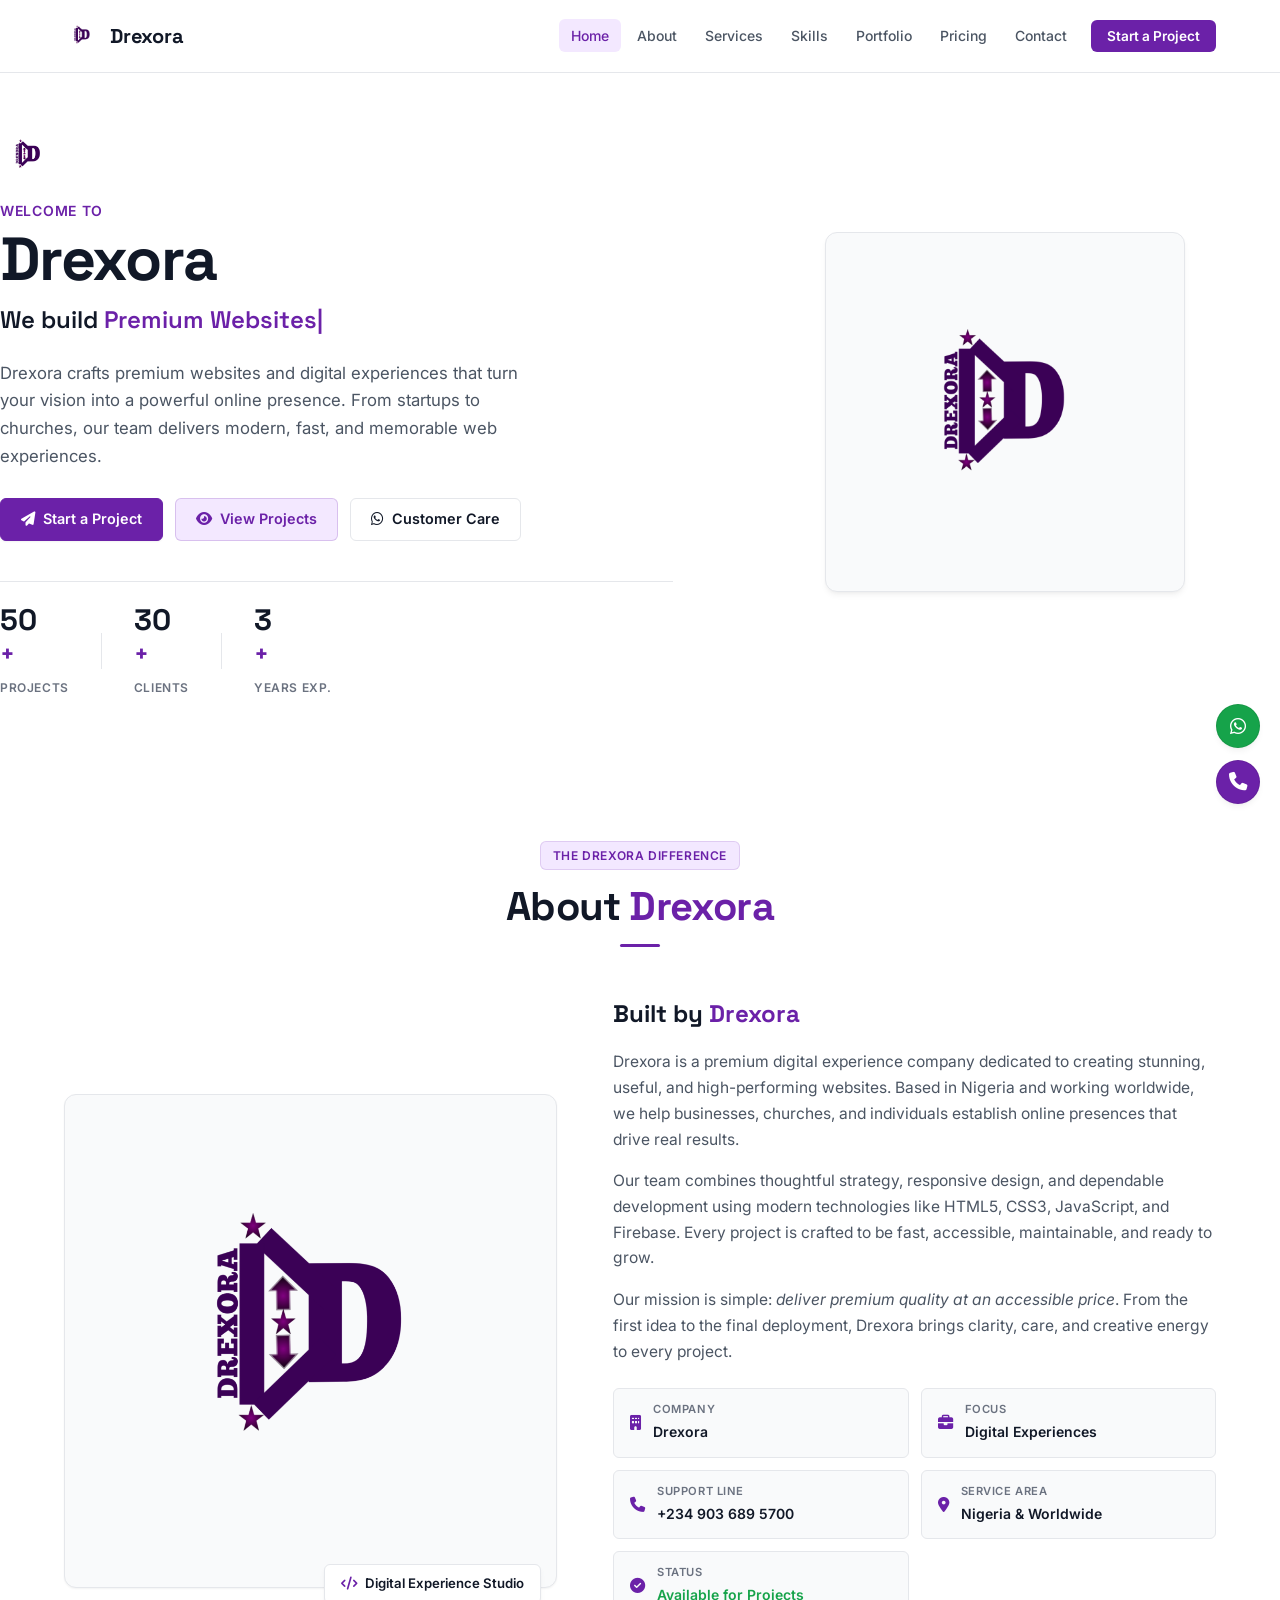
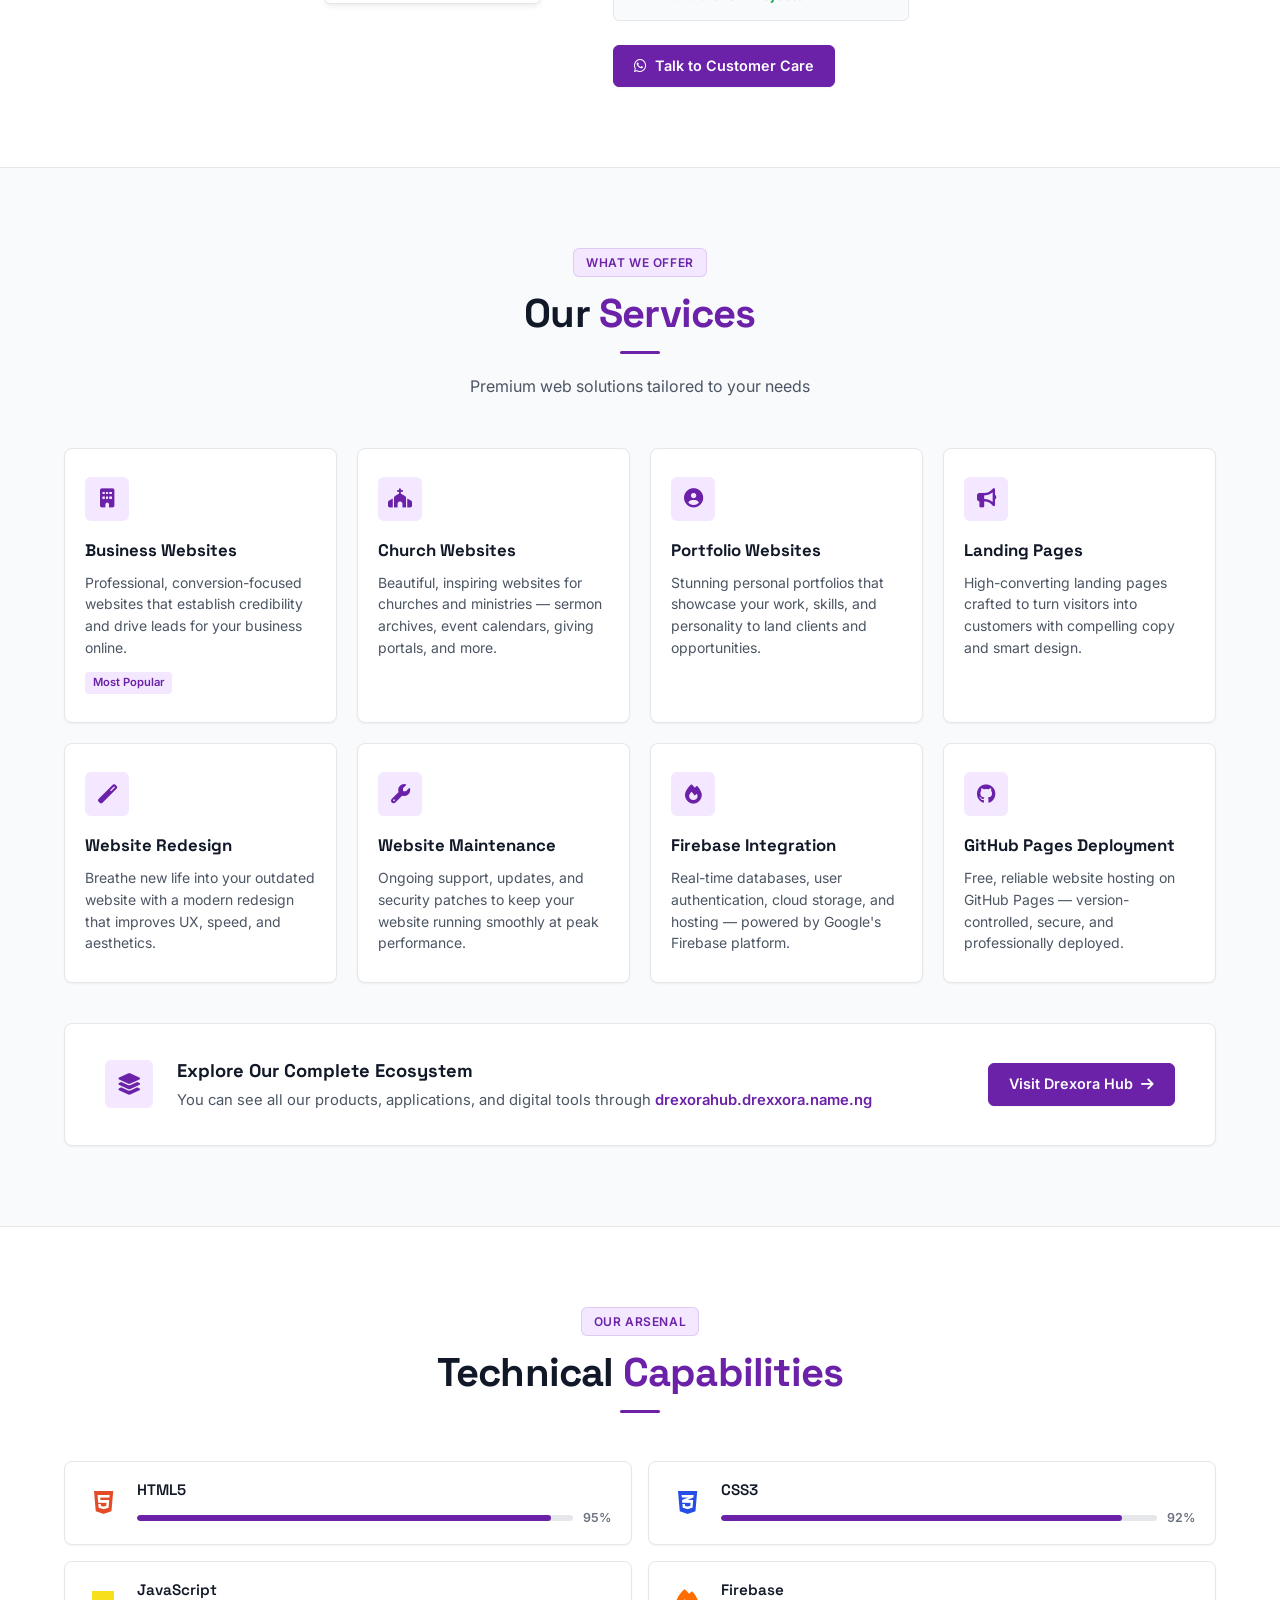
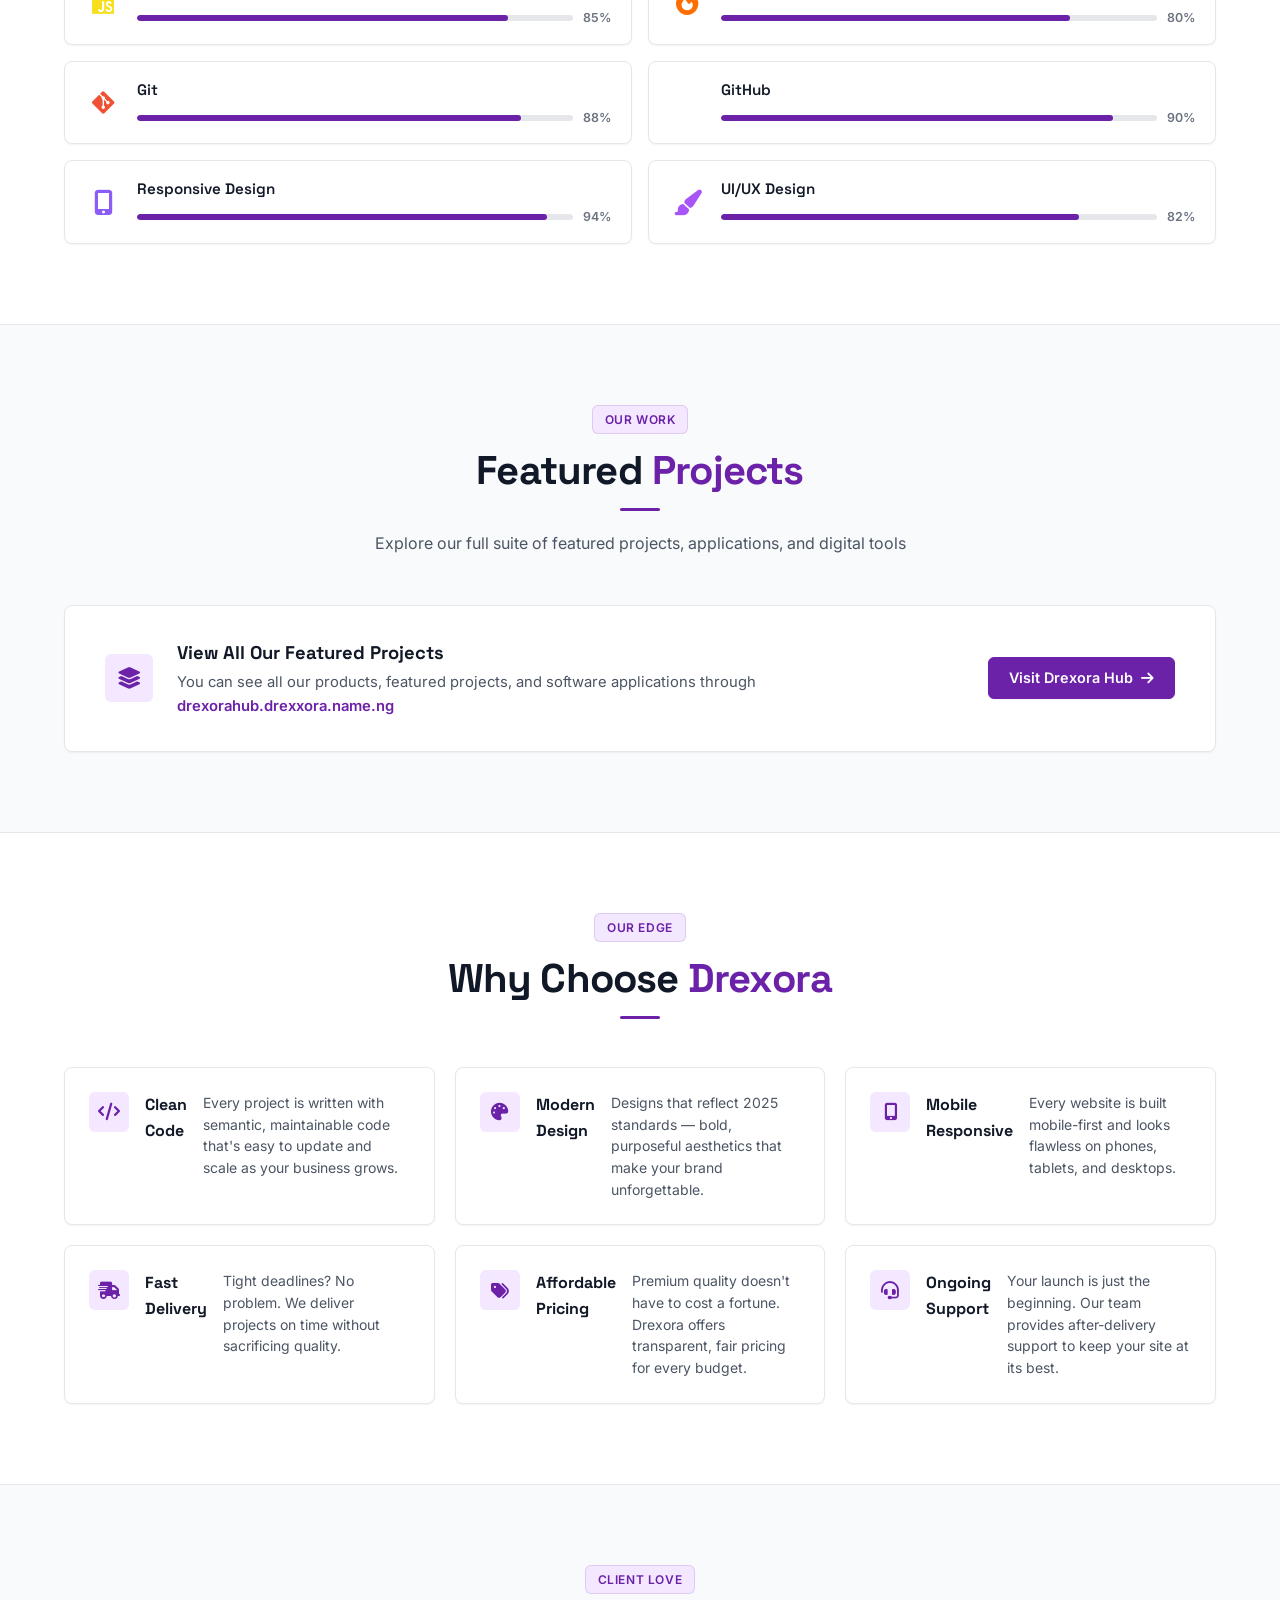
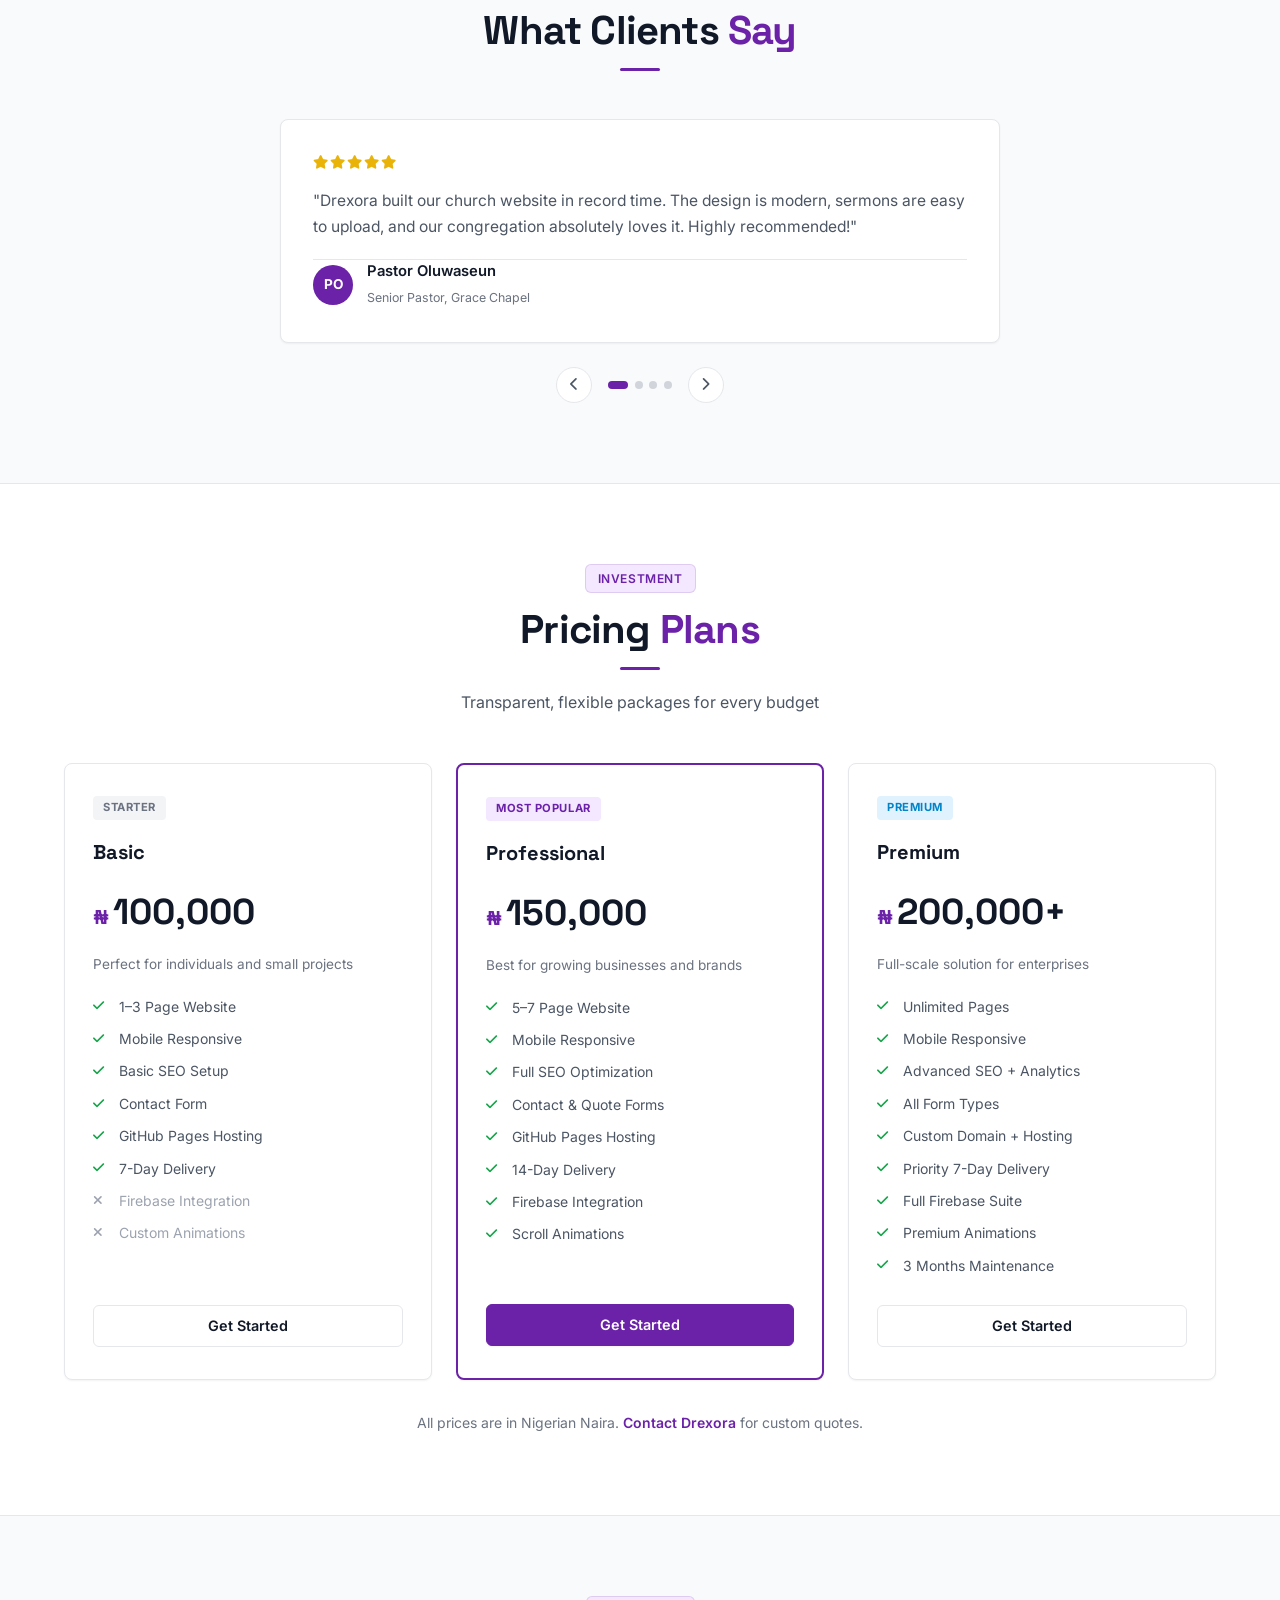
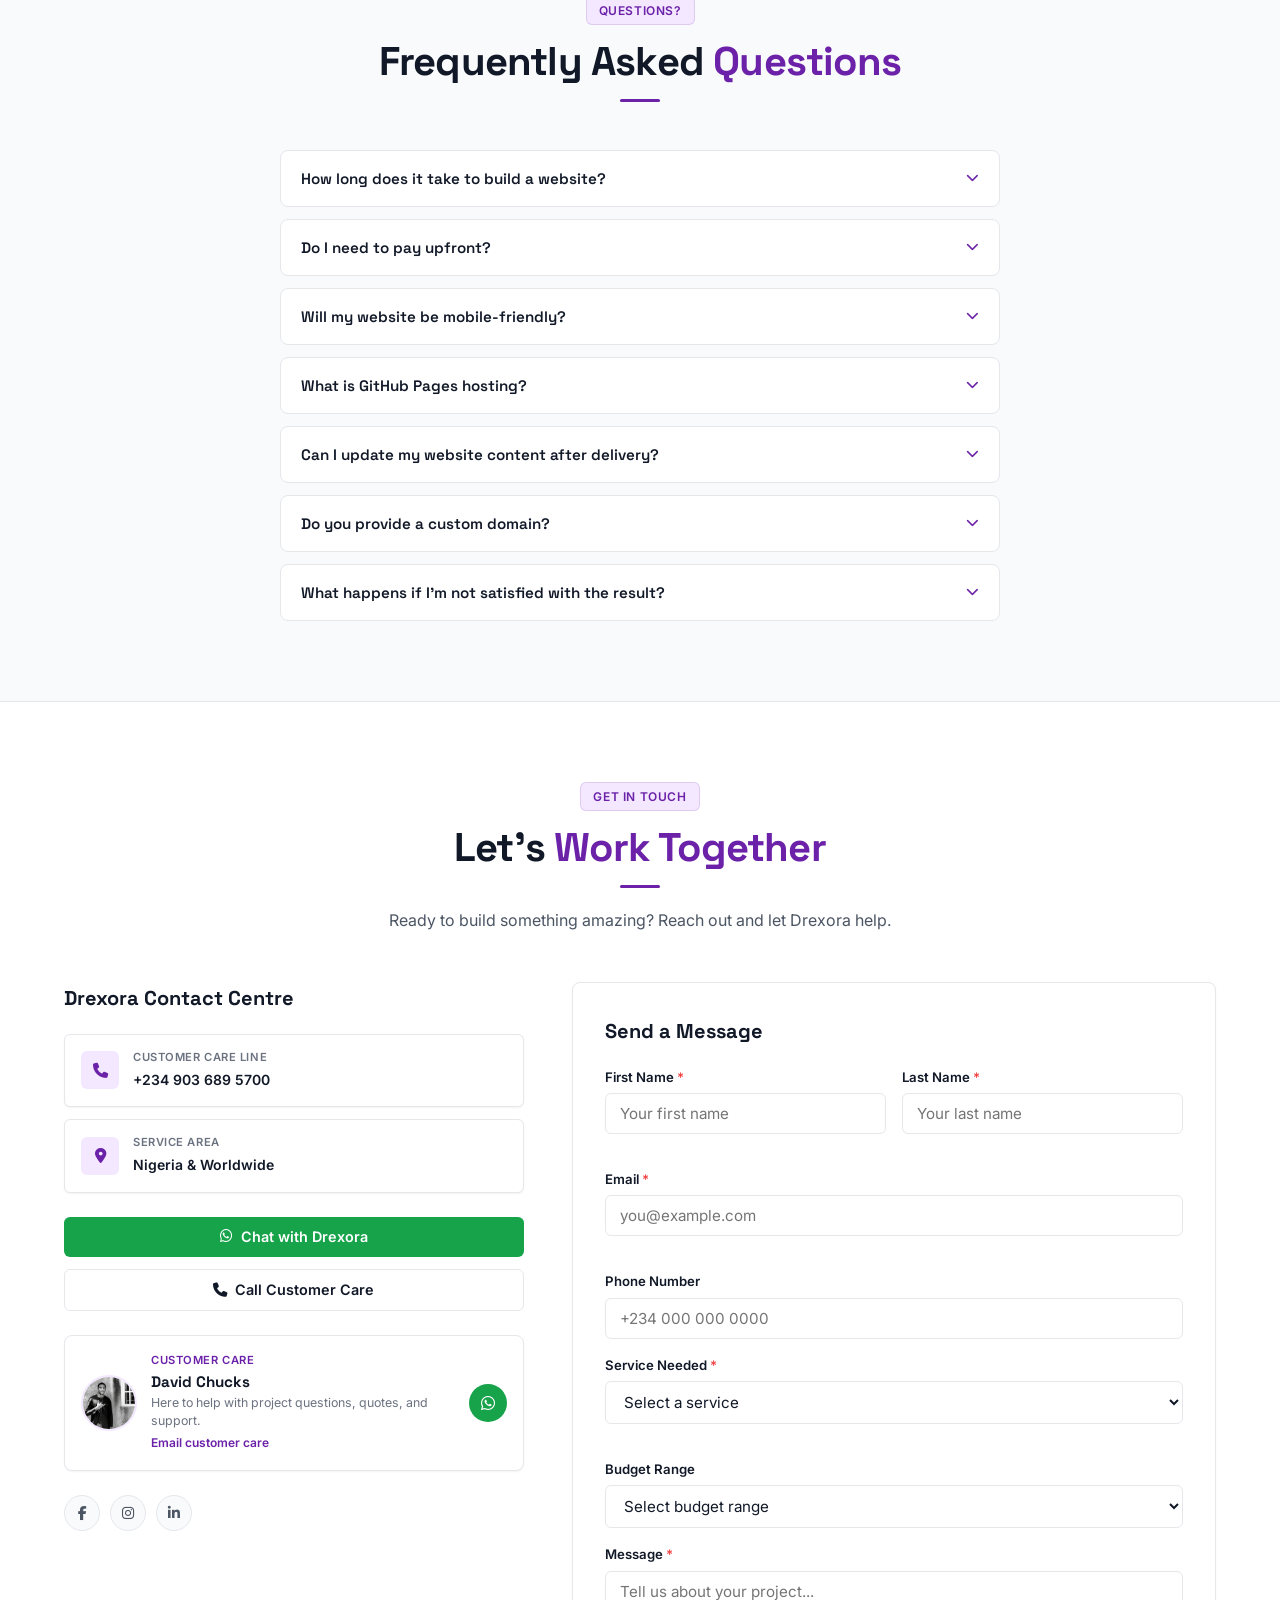
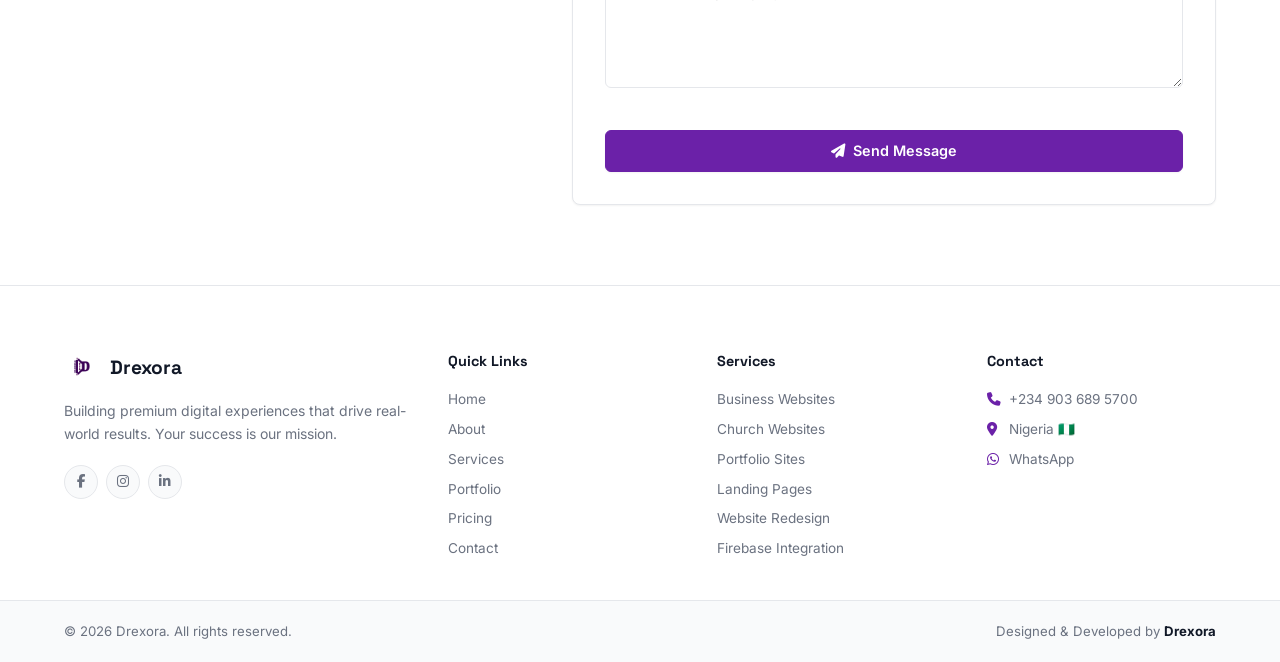
<file: index.html>
<!DOCTYPE html>
<html lang="en">
<head>
  <meta charset="UTF-8" />
  <meta name="viewport" content="width=device-width, initial-scale=1.0" />

  <!-- ===== PRIMARY SEO META ===== -->
  <title>Drexora | Premium Web Development, Graphic Design &amp; Digital Solutions in Nigeria</title>
  <meta name="description" content="Drexora is Nigeria's top digital web agency specializing in web development, graphic design, UI/UX design, branding, e-commerce, church websites, and custom software. Explore our products at drexorahub.drexxora.name.ng." />
  <meta name="keywords" content="Drexora, Drexora Hub, Drexora Web Development, Drexora Agency, Web Development Nigeria, Graphic Design, UI/UX Design, Branding, Church Websites, E-commerce Websites, drexorahub, drexxora.name.ng, David Chucks" />
  <meta name="author" content="Drexora" />
  <meta name="robots" content="index, follow, max-snippet:-1, max-image-preview:large, max-video-preview:-1" />
  <meta name="googlebot" content="index, follow" />
  <meta name="bingbot" content="index, follow" />
  <meta name="theme-color" content="#ffffff" />
  <meta name="color-scheme" content="light" />
  <meta name="generator" content="Drexora" />
  <meta name="language" content="English" />
  <meta name="revisit-after" content="7 days" />
  <meta name="rating" content="general" />
  <meta name="geo.region" content="NG" />
  <meta name="geo.placename" content="Nigeria" />

  <!-- ===== CANONICAL URL ===== -->
  <link rel="canonical" href="https://drexxora.name.ng/" />
  <link rel="alternate" hreflang="en-ng" href="https://drexxora.name.ng/" />
  <link rel="alternate" hreflang="en" href="https://drexxora.name.ng/" />
  <link rel="alternate" hreflang="x-default" href="https://drexxora.name.ng/" />

  <!-- ===== OPEN GRAPH ===== -->
  <meta property="og:type" content="website" />
  <meta property="og:site_name" content="Drexora" />
  <meta property="og:locale" content="en_NG" />
  <meta property="og:url" content="https://drexxora.name.ng/" />
  <meta property="og:title" content="Drexora | Premium Web Development, Graphic Design &amp; Digital Solutions" />
  <meta property="og:description" content="Drexora delivers modern websites, branding, UI/UX design, e-commerce solutions, and creative digital experiences for businesses in Nigeria and beyond." />
  <meta property="og:image" content="https://drexxora.name.ng/favicons/android-chrome-512x512.png" />
  <meta property="og:image:secure_url" content="https://drexxora.name.ng/favicons/android-chrome-512x512.png" />
  <meta property="og:image:type" content="image/png" />
  <meta property="og:image:alt" content="Drexora – Premium Digital Agency Logo" />
  <meta property="og:image:width" content="512" />
  <meta property="og:image:height" content="512" />

  <!-- ===== TWITTER CARD ===== -->
  <meta name="twitter:card" content="summary_large_image" />
  <meta name="twitter:site" content="@drexxora" />
  <meta name="twitter:creator" content="@drexxora" />
  <meta name="twitter:title" content="Drexora | Premium Web Development, Graphic Design &amp; Digital Solutions" />
  <meta name="twitter:description" content="Drexora delivers modern websites, branding, UI/UX design, e-commerce solutions, and creative digital experiences for businesses in Nigeria and beyond." />
  <meta name="twitter:image" content="https://drexxora.name.ng/favicons/android-chrome-512x512.png" />
  <meta name="twitter:image:alt" content="Drexora – Premium Digital Agency Logo" />

  <!-- ===== FAVICONS ===== -->
  <link rel="icon" type="image/x-icon" href="/favicons/favicon.ico" />
  <link rel="icon" type="image/png" sizes="16x16" href="/favicons/favicon-16x16.png" />
  <link rel="icon" type="image/png" sizes="32x32" href="/favicons/favicon-32x32.png" />
  <link rel="apple-touch-icon" sizes="180x180" href="/favicons/apple-touch-icon.png" />
  <link rel="manifest" href="/site.webmanifest" />
  <meta name="msapplication-TileColor" content="#6b21a8" />
  <meta name="msapplication-TileImage" content="/favicons/android-chrome-192x192.png" />

  <!-- ===== JSON-LD STRUCTURED DATA FOR GOOGLE SEARCH & GOOGLE AI OVERVIEWS ===== -->
  <script type="application/ld+json">
  {
    "@context": "https://schema.org",
    "@type": ["Organization", "ProfessionalService"],
    "@id": "https://drexxora.name.ng/#organization",
    "name": "Drexora",
    "alternateName": ["Drexora Web Development", "Drexora Digital Agency", "Drexora Hub"],
    "url": "https://drexxora.name.ng/",
    "logo": "https://drexxora.name.ng/favicons/android-chrome-512x512.png",
    "image": "https://drexxora.name.ng/favicons/android-chrome-512x512.png",
    "description": "Drexora is a premier digital experience agency based in Nigeria, offering professional web development, graphic design, UI/UX design, branding, church websites, business web apps, and custom digital solutions. All official Drexora products can be accessed via drexorahub.drexxora.name.ng.",
    "telephone": "+2349036895700",
    "priceRange": "₦100,000 - ₦200,000+",
    "address": {
      "@type": "PostalAddress",
      "addressCountry": "NG",
      "addressRegion": "Nigeria"
    },
    "geo": {
      "@type": "GeoCoordinates",
      "addressCountry": "NG"
    },
    "areaServed": [
      { "@type": "Country", "name": "Nigeria" },
      { "@type": "Place", "name": "Global / Remote" }
    ],
    "founder": {
      "@type": "Person",
      "name": "David Chucks"
    },
    "contactPoint": {
      "@type": "ContactPoint",
      "telephone": "+2349036895700",
      "contactType": "customer service",
      "email": "daviddchucks@gmail.com",
      "areaServed": "NG",
      "availableLanguage": ["English"]
    },
    "sameAs": [
      "https://drexorahub.drexxora.name.ng",
      "https://github.com/daviddchucks-hash",
      "https://www.facebook.com/drexxora",
      "https://www.instagram.com/drexxora",
      "https://www.linkedin.com/in/drexxora",
      "https://twitter.com/drexxora"
    ],
    "knowsAbout": [
      "Web Development",
      "Graphic Design",
      "UI/UX Design",
      "Branding",
      "Business Websites",
      "Church Websites",
      "E-commerce Websites",
      "Firebase Integration",
      "Custom Software Development"
    ],
    "hasOfferCatalog": {
      "@type": "OfferCatalog",
      "name": "Drexora Services & Products Catalog",
      "itemListElement": [
        {
          "@type": "Offer",
          "itemOffered": {
            "@type": "Service",
            "name": "Business Website Development",
            "description": "Professional, conversion-focused websites that build credibility and drive sales."
          }
        },
        {
          "@type": "Offer",
          "itemOffered": {
            "@type": "Service",
            "name": "Church & Ministry Websites",
            "description": "Feature-rich church portals with sermon archives, live streaming, and donation integration."
          }
        },
        {
          "@type": "Offer",
          "itemOffered": {
            "@type": "Service",
            "name": "Drexora Hub Products Platform",
            "description": "Central hub for all Drexora digital products, tools, and software solutions at drexorahub.drexxora.name.ng."
          }
        }
      ]
    }
  }
  </script>

  <script type="application/ld+json">
  {
    "@context": "https://schema.org",
    "@type": "WebSite",
    "@id": "https://drexxora.name.ng/#website",
    "url": "https://drexxora.name.ng/",
    "name": "Drexora",
    "publisher": { "@id": "https://drexxora.name.ng/#organization" },
    "inLanguage": "en-NG"
  }
  </script>

  <script type="application/ld+json">
  {
    "@context": "https://schema.org",
    "@type": "BreadcrumbList",
    "itemListElement": [
      { "@type": "ListItem", "position": 1, "name": "Home", "item": "https://drexxora.name.ng/#home" },
      { "@type": "ListItem", "position": 2, "name": "About", "item": "https://drexxora.name.ng/#about" },
      { "@type": "ListItem", "position": 3, "name": "Services", "item": "https://drexxora.name.ng/#services" },
      { "@type": "ListItem", "position": 4, "name": "Portfolio", "item": "https://drexxora.name.ng/#portfolio" },
      { "@type": "ListItem", "position": 5, "name": "Pricing", "item": "https://drexxora.name.ng/#pricing" },
      { "@type": "ListItem", "position": 6, "name": "FAQ", "item": "https://drexxora.name.ng/#faq" },
      { "@type": "ListItem", "position": 7, "name": "Contact", "item": "https://drexxora.name.ng/#contact" }
    ]
  }
  </script>

  <script type="application/ld+json">
  {
    "@context": "https://schema.org",
    "@type": "FAQPage",
    "mainEntity": [
      {
        "@type": "Question",
        "name": "How long does it take to build a website?",
        "acceptedAnswer": {
          "@type": "Answer",
          "text": "Timeline depends on the scope. A basic website takes 5–7 days, a professional site takes 10–14 days, and a premium project may take 2–4 weeks. I always confirm the timeline before we begin."
        }
      },
      {
        "@type": "Question",
        "name": "Do I need to pay upfront?",
        "acceptedAnswer": {
          "@type": "Answer",
          "text": "Yes, a 50% deposit is required to begin work, with the remaining 50% due upon delivery. For smaller projects, full payment may be required upfront. I accept bank transfers and mobile money."
        }
      },
      {
        "@type": "Question",
        "name": "Will my website be mobile-friendly?",
        "acceptedAnswer": {
          "@type": "Answer",
          "text": "Absolutely! Every Drexora website is fully mobile-responsive by default. It will look great on smartphones, tablets, and desktops of any screen size."
        }
      },
      {
        "@type": "Question",
        "name": "What is GitHub Pages hosting?",
        "acceptedAnswer": {
          "@type": "Answer",
          "text": "GitHub Pages is a free, reliable web hosting service provided by GitHub. Drexora can deploy your website directly from a GitHub repository — it's secure, fast via CDN, and perfect for static websites."
        }
      },
      {
        "@type": "Question",
        "name": "Can I update my website content after delivery?",
        "acceptedAnswer": {
          "@type": "Answer",
          "text": "Yes! Drexora delivers clean, well-commented code so you (or any developer) can easily make updates. We also offer ongoing maintenance packages to handle updates for you."
        }
      },
      {
        "@type": "Question",
        "name": "Do you provide a custom domain?",
        "acceptedAnswer": {
          "@type": "Answer",
          "text": "Domain registration is not included by default but can be arranged. Drexora can guide you through purchasing your preferred domain and connecting it to your website seamlessly."
        }
      },
      {
        "@type": "Question",
        "name": "What happens if I'm not satisfied with the result?",
        "acceptedAnswer": {
          "@type": "Answer",
          "text": "Client satisfaction is Drexora's priority. We offer up to 3 rounds of revisions at no extra cost and work together until you're 100% happy with the final result."
        }
      }
    ]
  }
  </script>

  <!-- ===== FONTS & STYLES ===== -->
  <link rel="preconnect" href="https://fonts.googleapis.com" />
  <link rel="preconnect" href="https://fonts.gstatic.com" crossorigin />
  <link href="https://fonts.googleapis.com/css2?family=Space+Grotesk:wght@300;400;500;600;700&family=Inter:wght@300;400;500;600&display=swap" rel="stylesheet" />
  <link rel="stylesheet" href="https://cdnjs.cloudflare.com/ajax/libs/font-awesome/6.5.1/css/all.min.css" crossorigin="anonymous" />
  <link rel="stylesheet" href="css/style.css" />
</head>
<body>

  <!-- ===== FLOATING BUTTONS ===== -->
  <a href="https://wa.me/2349036895700" class="float-btn float-whatsapp" target="_blank" rel="noopener" aria-label="Chat on WhatsApp">
    <i class="fab fa-whatsapp"></i>
    <span class="float-tooltip">WhatsApp</span>
  </a>
  <a href="tel:+2349036895700" class="float-btn float-call" aria-label="Call Drexora customer care">
    <i class="fas fa-phone"></i>
        <span class="float-tooltip">Customer Care</span>
  </a>
  <button id="backToTop" class="float-btn float-top" aria-label="Back to top">
    <i class="fas fa-chevron-up"></i>
  </button>

  <!-- ===== NAVIGATION ===== -->
  <header id="navbar" role="banner">
    <nav class="nav-container" role="navigation" aria-label="Main navigation">
      <a href="#home" class="nav-logo" aria-label="Drexora home">
        <img src="assets/images/logo.png" alt="Drexora Logo" width="48" height="48" loading="eager" />
        <span class="nav-brand">Drexora</span>
      </a>
      <ul class="nav-links" role="list">
        <li><a href="#home" class="nav-link">Home</a></li>
        <li><a href="#about" class="nav-link">About</a></li>
        <li><a href="#services" class="nav-link">Services</a></li>
        <li><a href="#skills" class="nav-link">Skills</a></li>
        <li><a href="#portfolio" class="nav-link">Portfolio</a></li>
        <li><a href="#pricing" class="nav-link">Pricing</a></li>
        <li><a href="#contact" class="nav-link">Contact</a></li>
        <li><a href="#contact" class="nav-cta-btn">Start a Project</a></li>
      </ul>
      <button class="hamburger" id="hamburger" aria-label="Toggle mobile menu" aria-expanded="false" aria-controls="mobileMenu">
        <span></span><span></span><span></span>
      </button>
    </nav>
    <!-- Mobile Menu -->
    <div class="mobile-menu" id="mobileMenu" role="dialog" aria-label="Mobile navigation" hidden>
      <ul role="list">
        <li><a href="#home" class="mobile-link">Home</a></li>
        <li><a href="#about" class="mobile-link">About</a></li>
        <li><a href="#services" class="mobile-link">Services</a></li>
        <li><a href="#skills" class="mobile-link">Skills</a></li>
        <li><a href="#portfolio" class="mobile-link">Portfolio</a></li>
        <li><a href="#pricing" class="mobile-link">Pricing</a></li>
        <li><a href="#contact" class="mobile-link">Contact</a></li>
        <li><a href="#contact" class="mobile-link mobile-cta">Start a Project</a></li>
      </ul>
    </div>
  </header>

  <main>
    <!-- ===== HERO ===== -->
    <section id="home" class="hero" aria-label="Hero section">
      <div class="hero-container">
        <div class="hero-content reveal">
          <div class="hero-logo-wrap">
            <img src="assets/images/logo.png" alt="Drexora Logo" class="hero-logo" width="80" height="80" loading="eager" />
          </div>
          <div class="hero-greeting">Welcome to</div>
          <h1 class="hero-name">Drexora</h1>
          <h2 class="hero-tagline">We build <span id="typed" class="typed-text"></span><span class="cursor" aria-hidden="true">|</span></h2>
          <p class="hero-intro">
            Drexora crafts premium websites and digital experiences that turn your vision into a powerful online presence. From startups to churches, our team delivers modern, fast, and memorable web experiences.
          </p>
          <div class="hero-actions">
            <a href="#contact" class="btn btn-primary">
              <i class="fas fa-paper-plane"></i> Start a Project
            </a>
            <a href="#portfolio" class="btn btn-secondary">
              <i class="fas fa-eye"></i> View Projects
            </a>
            <a href="https://wa.me/2349036895700?text=Hello%20Drexora%20customer%20care%2C%20I%27d%20like%20to%20discuss%20a%20project." target="_blank" rel="noopener" class="btn btn-outline">
              <i class="fab fa-whatsapp"></i> Customer Care
            </a>
          </div>
          <div class="hero-stats">
            <div class="stat-item">
              <span class="stat-num counter" data-target="50">0</span><span>+</span>
              <p>Projects</p>
            </div>
            <div class="stat-divider" aria-hidden="true"></div>
            <div class="stat-item">
              <span class="stat-num counter" data-target="30">0</span><span>+</span>
              <p>Clients</p>
            </div>
            <div class="stat-divider" aria-hidden="true"></div>
            <div class="stat-item">
              <span class="stat-num counter" data-target="3">0</span><span>+</span>
              <p>Years Exp.</p>
            </div>
          </div>
        </div>
        <div class="hero-photo-wrap reveal">
          <img src="assets/images/logo.png" alt="Drexora company logo" class="hero-photo hero-brand-logo" width="400" height="450" loading="eager" />
        </div>
      </div>
      <div class="hero-scroll-indicator" aria-hidden="true">
        <div class="scroll-mouse"><div class="scroll-dot"></div></div>
        <span>Scroll</span>
      </div>
    </section>

    <!-- ===== ABOUT ===== -->
    <section id="about" class="section" aria-labelledby="about-heading">
      <div class="container">
        <div class="section-header reveal">
          <span class="section-tag">The Drexora Difference</span>
          <h2 id="about-heading" class="section-title">About <span class="gradient-text">Drexora</span></h2>
          <div class="title-line" aria-hidden="true"></div>
        </div>
        <div class="about-grid">
          <div class="about-photo-col reveal">
            <div class="about-photo-frame">
              <img src="assets/images/logo.png" alt="Drexora company logo" class="about-photo company-logo" loading="lazy" width="380" height="430" />
              <div class="about-badge glass-card">
                <i class="fas fa-code"></i>
                <span>Digital Experience Studio</span>
              </div>
            </div>
          </div>
          <div class="about-content-col reveal">
            <h3 class="about-name">Built by <span class="gradient-text">Drexora</span></h3>
            <p class="about-text">
              Drexora is a premium digital experience company dedicated to creating stunning, useful, and high-performing websites. Based in Nigeria and working worldwide, we help businesses, churches, and individuals establish online presences that drive real results.
            </p>
            <p class="about-text">
              Our team combines thoughtful strategy, responsive design, and dependable development using modern technologies like HTML5, CSS3, JavaScript, and Firebase. Every project is crafted to be fast, accessible, maintainable, and ready to grow.
            </p>
            <p class="about-text">
              Our mission is simple: <em>deliver premium quality at an accessible price</em>. From the first idea to the final deployment, Drexora brings clarity, care, and creative energy to every project.
            </p>
            <div class="about-info-grid">
              <div class="about-info-item">
                <i class="fas fa-building" aria-hidden="true"></i>
                <div>
                  <span class="info-label">Company</span>
                  <span class="info-value">Drexora</span>
                </div>
              </div>
              <div class="about-info-item">
                <i class="fas fa-briefcase" aria-hidden="true"></i>
                <div>
                  <span class="info-label">Focus</span>
                  <span class="info-value">Digital Experiences</span>
                </div>
              </div>
              <div class="about-info-item">
                <i class="fas fa-phone" aria-hidden="true"></i>
                <div>
                  <span class="info-label">Support Line</span>
                  <a href="tel:+2349036895700" class="info-value info-link">+234 903 689 5700</a>
                </div>
              </div>
              <div class="about-info-item">
                <i class="fas fa-map-marker-alt" aria-hidden="true"></i>
                <div>
                  <span class="info-label">Service Area</span>
                  <span class="info-value">Nigeria &amp; Worldwide</span>
                </div>
              </div>
              <div class="about-info-item">
                <i class="fas fa-check-circle" aria-hidden="true"></i>
                <div>
                  <span class="info-label">Status</span>
                  <span class="info-value available">Available for Projects</span>
                </div>
              </div>
            </div>
            <a href="https://wa.me/2349036895700?text=Hello%20Drexora%20customer%20care%2C%20I%27d%20like%20to%20start%20a%20project." target="_blank" rel="noopener" class="btn btn-primary" style="margin-top:1.5rem">
              <i class="fab fa-whatsapp"></i> Talk to Customer Care
            </a>
          </div>
        </div>
      </div>
    </section>

    <!-- ===== SERVICES ===== -->
    <section id="services" class="section section-alt" aria-labelledby="services-heading">
      <div class="container">
        <div class="section-header reveal">
          <span class="section-tag">What We Offer</span>
          <h2 id="services-heading" class="section-title">Our <span class="gradient-text">Services</span></h2>
          <div class="title-line" aria-hidden="true"></div>
          <p class="section-subtitle">Premium web solutions tailored to your needs</p>
        </div>
        <div class="services-grid">
          <article class="service-card glass-card reveal" tabindex="0">
            <div class="service-icon" aria-hidden="true">
              <i class="fas fa-building"></i>
            </div>
            <h3>Business Websites</h3>
            <p>Professional, conversion-focused websites that establish credibility and drive leads for your business online.</p>
            <div class="service-tag">Most Popular</div>
          </article>
          <article class="service-card glass-card reveal" tabindex="0">
            <div class="service-icon" aria-hidden="true">
              <i class="fas fa-church"></i>
            </div>
            <h3>Church Websites</h3>
            <p>Beautiful, inspiring websites for churches and ministries — sermon archives, event calendars, giving portals, and more.</p>
          </article>
          <article class="service-card glass-card reveal" tabindex="0">
            <div class="service-icon" aria-hidden="true">
              <i class="fas fa-user-circle"></i>
            </div>
            <h3>Portfolio Websites</h3>
            <p>Stunning personal portfolios that showcase your work, skills, and personality to land clients and opportunities.</p>
          </article>
          <article class="service-card glass-card reveal" tabindex="0">
            <div class="service-icon" aria-hidden="true">
              <i class="fas fa-bullhorn"></i>
            </div>
            <h3>Landing Pages</h3>
            <p>High-converting landing pages crafted to turn visitors into customers with compelling copy and smart design.</p>
          </article>
          <article class="service-card glass-card reveal" tabindex="0">
            <div class="service-icon" aria-hidden="true">
              <i class="fas fa-magic"></i>
            </div>
            <h3>Website Redesign</h3>
            <p>Breathe new life into your outdated website with a modern redesign that improves UX, speed, and aesthetics.</p>
          </article>
          <article class="service-card glass-card reveal" tabindex="0">
            <div class="service-icon" aria-hidden="true">
              <i class="fas fa-wrench"></i>
            </div>
            <h3>Website Maintenance</h3>
            <p>Ongoing support, updates, and security patches to keep your website running smoothly at peak performance.</p>
          </article>
          <article class="service-card glass-card reveal" tabindex="0">
            <div class="service-icon" aria-hidden="true">
              <i class="fas fa-fire"></i>
            </div>
            <h3>Firebase Integration</h3>
            <p>Real-time databases, user authentication, cloud storage, and hosting — powered by Google's Firebase platform.</p>
          </article>
          <article class="service-card glass-card reveal" tabindex="0">
            <div class="service-icon" aria-hidden="true">
              <i class="fab fa-github"></i>
            </div>
            <h3>GitHub Pages Deployment</h3>
            <p>Free, reliable website hosting on GitHub Pages — version-controlled, secure, and professionally deployed.</p>
          </article>
        </div>

        <!-- Drexora Hub Banner -->
        <div class="portfolio-hub-banner reveal">
          <div class="hub-banner-content">
            <div class="hub-banner-icon"><i class="fas fa-layer-group"></i></div>
            <div class="hub-banner-text">
              <h3>Explore Our Complete Ecosystem</h3>
              <p>You can see all our products, applications, and digital tools through <strong><a href="https://drexorahub.drexxora.name.ng" target="_blank" rel="noopener">drexorahub.drexxora.name.ng</a></strong></p>
            </div>
            <a href="https://drexorahub.drexxora.name.ng" target="_blank" rel="noopener" class="btn btn-primary">
              Visit Drexora Hub <i class="fas fa-arrow-right"></i>
            </a>
          </div>
        </div>
      </div>
    </section>

    <!-- ===== SKILLS ===== -->
    <section id="skills" class="section" aria-labelledby="skills-heading">
      <div class="container">
        <div class="section-header reveal">
          <span class="section-tag">Our Arsenal</span>
          <h2 id="skills-heading" class="section-title">Technical <span class="gradient-text">Capabilities</span></h2>
          <div class="title-line" aria-hidden="true"></div>
        </div>
        <div class="skills-grid">
          <div class="skill-card glass-card reveal" tabindex="0">
            <div class="skill-icon" style="color:#e34c26" aria-hidden="true"><i class="fab fa-html5"></i></div>
            <h3>HTML5</h3>
            <div class="skill-bar-wrap" role="progressbar" aria-valuenow="95" aria-valuemin="0" aria-valuemax="100" aria-label="HTML5 proficiency 95%">
              <div class="skill-bar" data-width="95"><div class="skill-fill"></div></div>
              <span class="skill-percent">95%</span>
            </div>
          </div>
          <div class="skill-card glass-card reveal" tabindex="0">
            <div class="skill-icon" style="color:#264de4" aria-hidden="true"><i class="fab fa-css3-alt"></i></div>
            <h3>CSS3</h3>
            <div class="skill-bar-wrap" role="progressbar" aria-valuenow="92" aria-valuemin="0" aria-valuemax="100" aria-label="CSS3 proficiency 92%">
              <div class="skill-bar" data-width="92"><div class="skill-fill"></div></div>
              <span class="skill-percent">92%</span>
            </div>
          </div>
          <div class="skill-card glass-card reveal" tabindex="0">
            <div class="skill-icon" style="color:#f7df1e" aria-hidden="true"><i class="fab fa-js"></i></div>
            <h3>JavaScript</h3>
            <div class="skill-bar-wrap" role="progressbar" aria-valuenow="85" aria-valuemin="0" aria-valuemax="100" aria-label="JavaScript proficiency 85%">
              <div class="skill-bar" data-width="85"><div class="skill-fill"></div></div>
              <span class="skill-percent">85%</span>
            </div>
          </div>
          <div class="skill-card glass-card reveal" tabindex="0">
            <div class="skill-icon" style="color:#ff6d00" aria-hidden="true"><i class="fas fa-fire"></i></div>
            <h3>Firebase</h3>
            <div class="skill-bar-wrap" role="progressbar" aria-valuenow="80" aria-valuemin="0" aria-valuemax="100" aria-label="Firebase proficiency 80%">
              <div class="skill-bar" data-width="80"><div class="skill-fill"></div></div>
              <span class="skill-percent">80%</span>
            </div>
          </div>
          <div class="skill-card glass-card reveal" tabindex="0">
            <div class="skill-icon" style="color:#f05033" aria-hidden="true"><i class="fab fa-git-alt"></i></div>
            <h3>Git</h3>
            <div class="skill-bar-wrap" role="progressbar" aria-valuenow="88" aria-valuemin="0" aria-valuemax="100" aria-label="Git proficiency 88%">
              <div class="skill-bar" data-width="88"><div class="skill-fill"></div></div>
              <span class="skill-percent">88%</span>
            </div>
          </div>
          <div class="skill-card glass-card reveal" tabindex="0">
            <div class="skill-icon" style="color:#fff" aria-hidden="true"><i class="fab fa-github"></i></div>
            <h3>GitHub</h3>
            <div class="skill-bar-wrap" role="progressbar" aria-valuenow="90" aria-valuemin="0" aria-valuemax="100" aria-label="GitHub proficiency 90%">
              <div class="skill-bar" data-width="90"><div class="skill-fill"></div></div>
              <span class="skill-percent">90%</span>
            </div>
          </div>
          <div class="skill-card glass-card reveal" tabindex="0">
            <div class="skill-icon" style="color:#8b5cf6" aria-hidden="true"><i class="fas fa-mobile-alt"></i></div>
            <h3>Responsive Design</h3>
            <div class="skill-bar-wrap" role="progressbar" aria-valuenow="94" aria-valuemin="0" aria-valuemax="100" aria-label="Responsive Design proficiency 94%">
              <div class="skill-bar" data-width="94"><div class="skill-fill"></div></div>
              <span class="skill-percent">94%</span>
            </div>
          </div>
          <div class="skill-card glass-card reveal" tabindex="0">
            <div class="skill-icon" style="color:#a855f7" aria-hidden="true"><i class="fas fa-paint-brush"></i></div>
            <h3>UI/UX Design</h3>
            <div class="skill-bar-wrap" role="progressbar" aria-valuenow="82" aria-valuemin="0" aria-valuemax="100" aria-label="UI/UX proficiency 82%">
              <div class="skill-bar" data-width="82"><div class="skill-fill"></div></div>
              <span class="skill-percent">82%</span>
            </div>
          </div>
        </div>
      </div>
    </section>

    <!-- ===== PORTFOLIO ===== -->
    <section id="portfolio" class="section section-alt" aria-labelledby="portfolio-heading">
      <div class="container">
        <div class="section-header reveal">
          <span class="section-tag">Our Work</span>
          <h2 id="portfolio-heading" class="section-title">Featured <span class="gradient-text">Projects</span></h2>
          <div class="title-line" aria-hidden="true"></div>
          <p class="section-subtitle">Explore our full suite of featured projects, applications, and digital tools</p>
        </div>

        <!-- Drexora Hub Banner -->
        <div class="portfolio-hub-banner reveal">
          <div class="hub-banner-content">
            <div class="hub-banner-icon"><i class="fas fa-layer-group"></i></div>
            <div class="hub-banner-text">
              <h3>View All Our Featured Projects</h3>
              <p>You can see all our products, featured projects, and software applications through <strong><a href="https://drexorahub.drexxora.name.ng" target="_blank" rel="noopener">drexorahub.drexxora.name.ng</a></strong></p>
            </div>
            <a href="https://drexorahub.drexxora.name.ng" target="_blank" rel="noopener" class="btn btn-primary">
              Visit Drexora Hub <i class="fas fa-arrow-right"></i>
            </a>
          </div>
        </div>
      </div>
    </section>

    <!-- ===== WHY CHOOSE ME ===== -->
    <section id="why" class="section" aria-labelledby="why-heading">
      <div class="container">
        <div class="section-header reveal">
          <span class="section-tag">Our Edge</span>
          <h2 id="why-heading" class="section-title">Why Choose <span class="gradient-text">Drexora</span></h2>
          <div class="title-line" aria-hidden="true"></div>
        </div>
        <div class="why-grid">
          <div class="why-card glass-card reveal" tabindex="0">
            <div class="why-icon" aria-hidden="true"><i class="fas fa-code"></i></div>
            <h3>Clean Code</h3>
            <p>Every project is written with semantic, maintainable code that's easy to update and scale as your business grows.</p>
          </div>
          <div class="why-card glass-card reveal" tabindex="0">
            <div class="why-icon" aria-hidden="true"><i class="fas fa-palette"></i></div>
            <h3>Modern Design</h3>
            <p>Designs that reflect 2025 standards — bold, purposeful aesthetics that make your brand unforgettable.</p>
          </div>
          <div class="why-card glass-card reveal" tabindex="0">
            <div class="why-icon" aria-hidden="true"><i class="fas fa-mobile-alt"></i></div>
            <h3>Mobile Responsive</h3>
            <p>Every website is built mobile-first and looks flawless on phones, tablets, and desktops.</p>
          </div>
          <div class="why-card glass-card reveal" tabindex="0">
            <div class="why-icon" aria-hidden="true"><i class="fas fa-shipping-fast"></i></div>
            <h3>Fast Delivery</h3>
              <p>Tight deadlines? No problem. We deliver projects on time without sacrificing quality.</p>
          </div>
          <div class="why-card glass-card reveal" tabindex="0">
            <div class="why-icon" aria-hidden="true"><i class="fas fa-tags"></i></div>
            <h3>Affordable Pricing</h3>
              <p>Premium quality doesn't have to cost a fortune. Drexora offers transparent, fair pricing for every budget.</p>
          </div>
          <div class="why-card glass-card reveal" tabindex="0">
            <div class="why-icon" aria-hidden="true"><i class="fas fa-headset"></i></div>
            <h3>Ongoing Support</h3>
              <p>Your launch is just the beginning. Our team provides after-delivery support to keep your site at its best.</p>
          </div>
        </div>
      </div>
    </section>

    <!-- ===== TESTIMONIALS ===== -->
    <section id="testimonials" class="section section-alt" aria-labelledby="testimonials-heading">
      <div class="container">
        <div class="section-header reveal">
          <span class="section-tag">Client Love</span>
          <h2 id="testimonials-heading" class="section-title">What Clients <span class="gradient-text">Say</span></h2>
          <div class="title-line" aria-hidden="true"></div>
        </div>
        <div class="testimonial-slider reveal" aria-label="Client testimonials">
          <div class="testimonial-track" id="testimonialTrack">
            <blockquote class="testimonial-card glass-card active">
              <div class="stars" aria-label="5 stars"><i class="fas fa-star"></i><i class="fas fa-star"></i><i class="fas fa-star"></i><i class="fas fa-star"></i><i class="fas fa-star"></i></div>
              <p>"Drexora built our church website in record time. The design is modern, sermons are easy to upload, and our congregation absolutely loves it. Highly recommended!"</p>
              <footer class="testimonial-author">
                <div class="author-avatar" aria-hidden="true">PO</div>
                <div>
                  <cite class="author-name">Pastor Oluwaseun</cite>
                  <span class="author-role">Senior Pastor, Grace Chapel</span>
                </div>
              </footer>
            </blockquote>
            <blockquote class="testimonial-card glass-card">
              <div class="stars" aria-label="5 stars"><i class="fas fa-star"></i><i class="fas fa-star"></i><i class="fas fa-star"></i><i class="fas fa-star"></i><i class="fas fa-star"></i></div>
              <p>"Drexora redesigned our business website and sales went up 40% in the first month. The landing page converts so well. The team truly understands how to build for results."</p>
              <footer class="testimonial-author">
                <div class="author-avatar" aria-hidden="true">CA</div>
                <div>
                  <cite class="author-name">Chioma Adaeze</cite>
                  <span class="author-role">CEO, AdaChic Fashion House</span>
                </div>
              </footer>
            </blockquote>
            <blockquote class="testimonial-card glass-card">
              <div class="stars" aria-label="5 stars"><i class="fas fa-star"></i><i class="fas fa-star"></i><i class="fas fa-star"></i><i class="fas fa-star"></i><i class="fas fa-star"></i></div>
              <p>"My portfolio website looks absolutely stunning. Drexora delivered exactly what I envisioned — and then some. I've already gotten two job offers through it!"</p>
              <footer class="testimonial-author">
                <div class="author-avatar" aria-hidden="true">EU</div>
                <div>
                  <cite class="author-name">Emeka Ugwu</cite>
                  <span class="author-role">Software Engineer &amp; Freelancer</span>
                </div>
              </footer>
            </blockquote>
            <blockquote class="testimonial-card glass-card">
              <div class="stars" aria-label="5 stars"><i class="fas fa-star"></i><i class="fas fa-star"></i><i class="fas fa-star"></i><i class="fas fa-star"></i><i class="fas fa-star"></i></div>
              <p>"Professional, responsive, and incredibly talented. Drexora delivered our restaurant site on time and within budget. Customers can now make reservations online easily."</p>
              <footer class="testimonial-author">
                <div class="author-avatar" aria-hidden="true">AO</div>
                <div>
                  <cite class="author-name">Amaka Okonkwo</cite>
                  <span class="author-role">Owner, Naija Bites Restaurant</span>
                </div>
              </footer>
            </blockquote>
          </div>
          <div class="testimonial-controls">
            <button class="testi-btn" id="testiPrev" aria-label="Previous testimonial">
              <i class="fas fa-chevron-left"></i>
            </button>
            <div class="testi-dots" id="testiDots" aria-label="Testimonial navigation"></div>
            <button class="testi-btn" id="testiNext" aria-label="Next testimonial">
              <i class="fas fa-chevron-right"></i>
            </button>
          </div>
        </div>
      </div>
    </section>

    <!-- ===== PRICING ===== -->
    <section id="pricing" class="section" aria-labelledby="pricing-heading">
      <div class="container">
        <div class="section-header reveal">
          <span class="section-tag">Investment</span>
          <h2 id="pricing-heading" class="section-title">Pricing <span class="gradient-text">Plans</span></h2>
          <div class="title-line" aria-hidden="true"></div>
          <p class="section-subtitle">Transparent, flexible packages for every budget</p>
        </div>
        <div class="pricing-grid">
          <div class="pricing-card glass-card reveal" tabindex="0">
            <div class="pricing-badge basic">Starter</div>
            <h3 class="plan-name">Basic</h3>
            <div class="plan-price">
              <span class="currency">₦</span>
              <span class="amount">100,000</span>
            </div>
            <p class="plan-desc">Perfect for individuals and small projects</p>
            <ul class="plan-features" role="list">
              <li><i class="fas fa-check" aria-hidden="true"></i> 1–3 Page Website</li>
              <li><i class="fas fa-check" aria-hidden="true"></i> Mobile Responsive</li>
              <li><i class="fas fa-check" aria-hidden="true"></i> Basic SEO Setup</li>
              <li><i class="fas fa-check" aria-hidden="true"></i> Contact Form</li>
              <li><i class="fas fa-check" aria-hidden="true"></i> GitHub Pages Hosting</li>
              <li><i class="fas fa-check" aria-hidden="true"></i> 7-Day Delivery</li>
              <li class="unavailable"><i class="fas fa-times" aria-hidden="true"></i> Firebase Integration</li>
              <li class="unavailable"><i class="fas fa-times" aria-hidden="true"></i> Custom Animations</li>
            </ul>
            <a href="#contact" class="btn btn-outline btn-full">Get Started</a>
          </div>
          <div class="pricing-card glass-card featured reveal" tabindex="0">
            <div class="pricing-badge pro">Most Popular</div>
            <h3 class="plan-name">Professional</h3>
            <div class="plan-price">
              <span class="currency">₦</span>
              <span class="amount">150,000</span>
            </div>
            <p class="plan-desc">Best for growing businesses and brands</p>
            <ul class="plan-features" role="list">
              <li><i class="fas fa-check" aria-hidden="true"></i> 5–7 Page Website</li>
              <li><i class="fas fa-check" aria-hidden="true"></i> Mobile Responsive</li>
              <li><i class="fas fa-check" aria-hidden="true"></i> Full SEO Optimization</li>
              <li><i class="fas fa-check" aria-hidden="true"></i> Contact &amp; Quote Forms</li>
              <li><i class="fas fa-check" aria-hidden="true"></i> GitHub Pages Hosting</li>
              <li><i class="fas fa-check" aria-hidden="true"></i> 14-Day Delivery</li>
              <li><i class="fas fa-check" aria-hidden="true"></i> Firebase Integration</li>
              <li><i class="fas fa-check" aria-hidden="true"></i> Scroll Animations</li>
            </ul>
            <a href="#contact" class="btn btn-primary btn-full">Get Started</a>
          </div>
          <div class="pricing-card glass-card reveal" tabindex="0">
            <div class="pricing-badge premium">Premium</div>
            <h3 class="plan-name">Premium</h3>
            <div class="plan-price">
              <span class="currency">₦</span>
              <span class="amount">200,000+</span>
            </div>
            <p class="plan-desc">Full-scale solution for enterprises</p>
            <ul class="plan-features" role="list">
              <li><i class="fas fa-check" aria-hidden="true"></i> Unlimited Pages</li>
              <li><i class="fas fa-check" aria-hidden="true"></i> Mobile Responsive</li>
              <li><i class="fas fa-check" aria-hidden="true"></i> Advanced SEO + Analytics</li>
              <li><i class="fas fa-check" aria-hidden="true"></i> All Form Types</li>
              <li><i class="fas fa-check" aria-hidden="true"></i> Custom Domain + Hosting</li>
              <li><i class="fas fa-check" aria-hidden="true"></i> Priority 7-Day Delivery</li>
              <li><i class="fas fa-check" aria-hidden="true"></i> Full Firebase Suite</li>
              <li><i class="fas fa-check" aria-hidden="true"></i> Premium Animations</li>
              <li><i class="fas fa-check" aria-hidden="true"></i> 3 Months Maintenance</li>
            </ul>
            <a href="#contact" class="btn btn-outline btn-full">Get Started</a>
          </div>
        </div>
        <p class="pricing-note reveal">All prices are in Nigerian Naira. <a href="https://wa.me/2349036895700" target="_blank" rel="noopener">Contact Drexora</a> for custom quotes.</p>
      </div>
    </section>

    <!-- ===== FAQ ===== -->
    <section id="faq" class="section section-alt" aria-labelledby="faq-heading">
      <div class="container">
        <div class="section-header reveal">
          <span class="section-tag">Questions?</span>
          <h2 id="faq-heading" class="section-title">Frequently Asked <span class="gradient-text">Questions</span></h2>
          <div class="title-line" aria-hidden="true"></div>
        </div>
        <div class="faq-container">
          <div class="faq-item reveal" role="region">
            <button class="faq-question" aria-expanded="false">
              How long does it take to build a website?
              <i class="fas fa-chevron-down faq-icon" aria-hidden="true"></i>
            </button>
            <div class="faq-answer" hidden>
              <p>Timeline depends on the scope. A basic website takes 5–7 days, a professional site takes 10–14 days, and a premium project may take 2–4 weeks. Drexora always confirms the timeline before work begins.</p>
            </div>
          </div>
          <div class="faq-item reveal" role="region">
            <button class="faq-question" aria-expanded="false">
              Do I need to pay upfront?
              <i class="fas fa-chevron-down faq-icon" aria-hidden="true"></i>
            </button>
            <div class="faq-answer" hidden>
              <p>Yes, a 50% deposit is required to begin work, with the remaining 50% due upon delivery. For smaller projects, full payment may be required upfront. Drexora accepts bank transfers and mobile money.</p>
            </div>
          </div>
          <div class="faq-item reveal" role="region">
            <button class="faq-question" aria-expanded="false">
              Will my website be mobile-friendly?
              <i class="fas fa-chevron-down faq-icon" aria-hidden="true"></i>
            </button>
            <div class="faq-answer" hidden>
              <p>Absolutely! Every Drexora website is fully mobile-responsive by default. It will look great on smartphones, tablets, and desktops of any screen size.</p>
            </div>
          </div>
          <div class="faq-item reveal" role="region">
            <button class="faq-question" aria-expanded="false">
              What is GitHub Pages hosting?
              <i class="fas fa-chevron-down faq-icon" aria-hidden="true"></i>
            </button>
            <div class="faq-answer" hidden>
              <p>GitHub Pages is a free, reliable web hosting service provided by GitHub. Drexora can deploy your website directly from a GitHub repository — it's secure, fast via CDN, and perfect for static websites.</p>
            </div>
          </div>
          <div class="faq-item reveal" role="region">
            <button class="faq-question" aria-expanded="false">
              Can I update my website content after delivery?
              <i class="fas fa-chevron-down faq-icon" aria-hidden="true"></i>
            </button>
            <div class="faq-answer" hidden>
              <p>Yes! Drexora delivers clean, well-commented code so you (or any developer) can easily make updates. We also offer ongoing maintenance packages to handle updates for you.</p>
            </div>
          </div>
          <div class="faq-item reveal" role="region">
            <button class="faq-question" aria-expanded="false">
              Do you provide a custom domain?
              <i class="fas fa-chevron-down faq-icon" aria-hidden="true"></i>
            </button>
            <div class="faq-answer" hidden>
              <p>Domain registration is not included by default but can be arranged. Drexora can guide you through purchasing your preferred domain and connecting it to your website seamlessly.</p>
            </div>
          </div>
          <div class="faq-item reveal" role="region">
            <button class="faq-question" aria-expanded="false">
              What happens if I'm not satisfied with the result?
              <i class="fas fa-chevron-down faq-icon" aria-hidden="true"></i>
            </button>
            <div class="faq-answer" hidden>
              <p>Client satisfaction is Drexora's priority. We offer up to 3 rounds of revisions at no extra cost and work together until you're 100% happy with the final result.</p>
            </div>
          </div>
        </div>
      </div>
    </section>

    <!-- ===== CONTACT ===== -->
    <section id="contact" class="section" aria-labelledby="contact-heading">
      <div class="container">
        <div class="section-header reveal">
          <span class="section-tag">Get In Touch</span>
          <h2 id="contact-heading" class="section-title">Let's <span class="gradient-text">Work Together</span></h2>
          <div class="title-line" aria-hidden="true"></div>
          <p class="section-subtitle">Ready to build something amazing? Reach out and let Drexora help.</p>
        </div>
        <div class="contact-grid">
          <div class="contact-info reveal">
            <h3>Drexora Contact Centre</h3>
            <div class="contact-items">
              <a href="tel:+2349036895700" class="contact-item glass-card">
                <div class="contact-icon"><i class="fas fa-phone" aria-hidden="true"></i></div>
                <div>
                  <span class="contact-label">Customer Care Line</span>
                  <span class="contact-value">+234 903 689 5700</span>
                </div>
              </a>
              <div class="contact-item glass-card">
                <div class="contact-icon"><i class="fas fa-map-marker-alt" aria-hidden="true"></i></div>
                <div>
                  <span class="contact-label">Service Area</span>
                  <span class="contact-value">Nigeria &amp; Worldwide</span>
                </div>
              </div>
            </div>
            <a href="https://wa.me/2349036895700" class="btn btn-whatsapp" target="_blank" rel="noopener">
              <i class="fab fa-whatsapp"></i> Chat with Drexora
            </a>
            <a href="tel:+2349036895700" class="btn btn-call">
              <i class="fas fa-phone"></i> Call Customer Care
            </a>
            <div class="customer-care-card glass-card">
              <img src="assets/images/david.webp" alt="David Chucks, Drexora customer care" class="customer-care-avatar" loading="lazy" width="72" height="72" />
              <div class="customer-care-copy">
                <span class="customer-care-label">Customer Care</span>
                <h4>David Chucks</h4>
                <p>Here to help with project questions, quotes, and support.</p>
                <a href="mailto:daviddchucks@gmail.com" class="customer-care-email">Email customer care</a>
              </div>
              <a href="https://wa.me/2349036895700?text=Hello%20David%2C%20I%20need%20help%20from%20Drexora%20customer%20care." class="customer-care-button" target="_blank" rel="noopener" aria-label="Message David Chucks, Drexora customer care on WhatsApp">
                <i class="fab fa-whatsapp"></i>
              </a>
            </div>
            <div class="contact-social">
              <a href="#" target="_blank" rel="noopener" aria-label="Facebook"><i class="fab fa-facebook-f"></i></a>
              <a href="#" target="_blank" rel="noopener" aria-label="Instagram"><i class="fab fa-instagram"></i></a>
              <a href="#" target="_blank" rel="noopener" aria-label="LinkedIn"><i class="fab fa-linkedin-in"></i></a>
            </div>
          </div>
          <div class="contact-form-wrap reveal">
            <form id="contactForm" class="contact-form glass-card" novalidate aria-label="Contact form"  data-handles-form="-P0yoJJj-5464QDG8OMI">
              <h3>Send a Message</h3>
              <div class="form-row">
                <div class="form-group">
                  <label for="firstName">First Name <span aria-hidden="true">*</span></label>
                  <input type="text" id="firstName" name="firstName" required placeholder="Your first name" autocomplete="given-name" />
                  <span class="form-error" role="alert" aria-live="polite"></span>
                </div>
                <div class="form-group">
                  <label for="lastName">Last Name <span aria-hidden="true">*</span></label>
                  <input type="text" id="lastName" name="lastName" required placeholder="Your last name" autocomplete="family-name" />
                  <span class="form-error" role="alert" aria-live="polite"></span>
                </div>
              </div>
              <div class="form-group">
                <label for="email">Email <span aria-hidden="true">*</span></label>
                <input type="email" id="email" name="email" required placeholder="you@example.com" autocomplete="email" />
                <span class="form-error" role="alert" aria-live="polite"></span>
              </div>
              <div class="form-group">
                <label for="phone">Phone Number</label>
                <input type="tel" id="phone" name="phone" placeholder="+234 000 000 0000" autocomplete="tel" />
              </div>
              <div class="form-group">
                <label for="service">Service Needed <span aria-hidden="true">*</span></label>
                <select id="service" name="service" required>
                  <option value="" disabled selected>Select a service</option>
                  <option value="business">Business Website</option>
                  <option value="church">Church Website</option>
                  <option value="portfolio">Portfolio Website</option>
                  <option value="landing">Landing Page</option>
                  <option value="redesign">Website Redesign</option>
                  <option value="maintenance">Website Maintenance</option>
                  <option value="firebase">Firebase Integration</option>
                  <option value="github">GitHub Pages Deployment</option>
                  <option value="other">Other</option>
                </select>
                <span class="form-error" role="alert" aria-live="polite"></span>
              </div>
              <div class="form-group">
                <label for="budget">Budget Range</label>
                <select id="budget" name="budget">
                  <option value="" disabled selected>Select budget range</option>
                  <option value="basic">Under ₦100,000+(Basic)</option>
                  <option value="professional">₦100000- ₦200,000 (Professional)</option>
                  <option value="premium">₦200,000+ (Premium)</option>
                  <option value="discuss">Prefer to discuss</option>
                </select>
              </div>
              <div class="form-group">
                <label for="message">Message <span aria-hidden="true">*</span></label>
                 <textarea id="message" name="message" required rows="5" placeholder="Tell us about your project..."></textarea>
                <span class="form-error" role="alert" aria-live="polite"></span>
              </div>
              <button type="submit" class="btn btn-primary btn-full" id="submitBtn">
                <i class="fas fa-paper-plane"></i> Send Message
              </button>
              <div id="formFeedback" class="form-feedback" aria-live="polite" role="status"></div>
            </form>
          </div>
        </div>
      </div>
    </section>
  </main>

  <!-- ===== FOOTER ===== -->
  <footer id="footer" role="contentinfo">
    <div class="footer-top">
      <div class="container">
        <div class="footer-grid">
          <div class="footer-brand">
            <a href="#home" aria-label="Drexora home">
              <img src="assets/images/logo.png" alt="Drexora Logo" width="56" height="56" loading="lazy" />
              <span>Drexora</span>
            </a>
            <p>Building premium digital experiences that drive real-world results. Your success is our mission.</p>
            <div class="footer-social">
              <a href="#" target="_blank" rel="noopener" aria-label="Facebook"><i class="fab fa-facebook-f"></i></a>
              <a href="#" target="_blank" rel="noopener" aria-label="Instagram"><i class="fab fa-instagram"></i></a>
              <a href="#" target="_blank" rel="noopener" aria-label="LinkedIn"><i class="fab fa-linkedin-in"></i></a>
            </div>
          </div>
          <div class="footer-links-col">
            <h4>Quick Links</h4>
            <ul role="list">
              <li><a href="#home">Home</a></li>
              <li><a href="#about">About</a></li>
              <li><a href="#services">Services</a></li>
              <li><a href="#portfolio">Portfolio</a></li>
              <li><a href="#pricing">Pricing</a></li>
              <li><a href="#contact">Contact</a></li>
            </ul>
          </div>
          <div class="footer-links-col">
            <h4>Services</h4>
            <ul role="list">
              <li><a href="#services">Business Websites</a></li>
              <li><a href="#services">Church Websites</a></li>
              <li><a href="#services">Portfolio Sites</a></li>
              <li><a href="#services">Landing Pages</a></li>
              <li><a href="#services">Website Redesign</a></li>
              <li><a href="#services">Firebase Integration</a></li>
            </ul>
          </div>
          <div class="footer-contact-col">
            <h4>Contact</h4>
            <ul role="list">
              <li><a href="tel:+2349036895700"><i class="fas fa-phone" aria-hidden="true"></i> +234 903 689 5700</a></li>
              <li><span><i class="fas fa-map-marker-alt" aria-hidden="true"></i> Nigeria 🇳🇬</span></li>
              <li><a href="https://wa.me/2349036895700" target="_blank" rel="noopener"><i class="fab fa-whatsapp" aria-hidden="true"></i> WhatsApp</a></li>
            </ul>
          </div>
        </div>
      </div>
    </div>
    <div class="footer-bottom">
      <div class="container">
        <p>&copy; <span id="footerYear"></span> Drexora. All rights reserved.</p>
        <p>Designed &amp; Developed by <strong>Drexora</strong></p>
      </div>
    </div>
  </footer>
<script src="https://drexorasupport.name.ng/widget/embed.js" data-widget-id="ds_1c6c4bc1" async></script>
  <script src="https://mainhandles.onrender.com/forms.js?websiteId=-P0ymYjxo-L9OJDSHIBL"></script>
  <script src="js/main.js" defer></script>
  <script src="https://protectorai-1.onrender.com/beast.js?token=tok_962c9030b8d043b2bb42fb460f2e1d45"></script>
  <script>window.BEAST_SITE_TOKEN = 'tok_962c9030b8d043b2bb42fb460f2e1d45';</script>
<script src="https://protectorai-1.onrender.com/beast.js"></script>
</body>
</html>
</file>
<file: css/style.css>
/* ========================================
   DREXORA PORTFOLIO – style.css
   Clean, Professional, Deliberately Designed Light Mode Theme
   ======================================== */

/* ===== CSS CUSTOM PROPERTIES ===== */
:root {
  /* Brand Colors */
  --primary: #6b21a8;
  --primary-hover: #581c87;
  --primary-light: #7e22ce;
  --primary-subtle: #f3e8ff;
  --accent: #0284c7;
  --accent-subtle: #e0f2fe;

  /* Neutral Surface & Background Colors */
  --bg-body: #ffffff;
  --bg-section: #f9fafb;
  --bg-section-alt: #f3f4f6;

  /* Card & Border Colors */
  --card-bg: #ffffff;
  --card-border: #e5e7eb;
  --card-border-hover: #cbd5e1;

  /* Typography Colors */
  --text-primary: #111827;
  --text-secondary: #4b5563;
  --text-muted: #6b7280;

  /* Elevation Shadows */
  --shadow-sm: 0 1px 2px 0 rgba(0, 0, 0, 0.05);
  --shadow-md: 0 4px 6px -1px rgba(0, 0, 0, 0.05), 0 2px 4px -2px rgba(0, 0, 0, 0.05);
  --shadow-lg: 0 10px 15px -3px rgba(0, 0, 0, 0.08), 0 4px 6px -4px rgba(0, 0, 0, 0.04);

  /* Border Radius System */
  --radius-xs: 4px;
  --radius-sm: 6px;
  --radius-md: 8px;
  --radius-lg: 12px;

  /* Transitions */
  --transition: all 0.2s cubic-bezier(0.16, 1, 0.3, 1);
  --transition-fast: all 0.15s ease;

  /* Layout Variables */
  --nav-height: 72px;
  --max-width: 1200px;
  --section-pad: 80px;

  /* Typography System */
  --font-main: 'Space Grotesk', -apple-system, BlinkMacSystemFont, 'Segoe UI', Roboto, sans-serif;
  --font-body: 'Inter', -apple-system, BlinkMacSystemFont, 'Segoe UI', Roboto, sans-serif;
}

/* ===== RESET & BASE STYLES ===== */
*, *::before, *::after {
  box-sizing: border-box;
  margin: 0;
  padding: 0;
}

html {
  scroll-behavior: smooth;
  scroll-padding-top: var(--nav-height);
}

section[id] {
  scroll-margin-top: calc(var(--nav-height) + 1rem);
}

body {
  font-family: var(--font-body);
  background: var(--bg-body);
  color: var(--text-primary);
  line-height: 1.6;
  overflow-x: hidden;
  -webkit-font-smoothing: antialiased;
}

img {
  max-width: 100%;
  height: auto;
  display: block;
}

a {
  color: inherit;
  text-decoration: none;
}

ul {
  list-style: none;
}

button {
  font-family: inherit;
  cursor: pointer;
  border: none;
  background: none;
}

input, textarea, select {
  font-family: inherit;
  font-size: 0.95rem;
  width: 100%;
  outline: none;
  border: 1px solid var(--card-border);
  border-radius: var(--radius-sm);
  padding: 0.625rem 0.875rem;
  background: #ffffff;
  color: var(--text-primary);
  transition: var(--transition-fast);
}

::selection {
  background: var(--primary-subtle);
  color: var(--primary);
}

:focus-visible {
  outline: 2px solid var(--primary);
  outline-offset: 2px;
  border-radius: var(--radius-xs);
}

/* Scrollbar */
::-webkit-scrollbar {
  width: 8px;
}
::-webkit-scrollbar-track {
  background: var(--bg-body);
}
::-webkit-scrollbar-thumb {
  background: #d1d5db;
  border-radius: 4px;
}
::-webkit-scrollbar-thumb:hover {
  background: #9ca3af;
}

/* ===== UTILITIES & REUSABLE COMPONENTS ===== */
.container {
  max-width: var(--max-width);
  margin: 0 auto;
  padding: 0 1.5rem;
}

.gradient-text {
  color: var(--primary);
  background: none;
  -webkit-text-fill-color: initial;
}

.glass-card {
  background: var(--card-bg);
  border: 1px solid var(--card-border);
  border-radius: var(--radius-md);
  box-shadow: var(--shadow-sm);
  transition: var(--transition);
}

.section {
  padding: var(--section-pad) 0;
}

.section-alt {
  background: var(--bg-section);
  border-top: 1px solid var(--card-border);
  border-bottom: 1px solid var(--card-border);
}

.section-header {
  text-align: center;
  margin-bottom: 3rem;
}

.section-tag {
  display: inline-flex;
  align-items: center;
  font-size: 0.75rem;
  font-weight: 600;
  letter-spacing: 0.05em;
  text-transform: uppercase;
  color: var(--primary);
  background: var(--primary-subtle);
  border: 1px solid rgba(107, 33, 168, 0.15);
  padding: 4px 12px;
  border-radius: var(--radius-sm);
  margin-bottom: 0.75rem;
}

.section-title {
  font-family: var(--font-main);
  font-size: clamp(1.85rem, 3.5vw, 2.5rem);
  font-weight: 700;
  letter-spacing: -0.02em;
  color: var(--text-primary);
  line-height: 1.25;
  margin-bottom: 0.75rem;
}

.title-line {
  width: 40px;
  height: 3px;
  background: var(--primary);
  border-radius: var(--radius-xs);
  margin: 0 auto 1.25rem;
}

.section-subtitle {
  color: var(--text-secondary);
  font-size: 1rem;
  max-width: 580px;
  margin: 0 auto;
  line-height: 1.6;
}

/* ===== BUTTONS ===== */
.btn {
  display: inline-flex;
  align-items: center;
  justify-content: center;
  gap: 0.5rem;
  padding: 0.625rem 1.25rem;
  border-radius: var(--radius-sm);
  font-family: var(--font-body);
  font-size: 0.9rem;
  font-weight: 600;
  line-height: 1.4;
  transition: var(--transition-fast);
  white-space: nowrap;
  cursor: pointer;
  text-decoration: none;
}

.btn-primary {
  background: var(--primary);
  color: #ffffff;
  border: 1px solid var(--primary);
  box-shadow: var(--shadow-sm);
}
.btn-primary:hover {
  background: var(--primary-hover);
  border-color: var(--primary-hover);
  transform: translateY(-1px);
  box-shadow: var(--shadow-md);
}

.btn-secondary {
  background: var(--primary-subtle);
  color: var(--primary);
  border: 1px solid rgba(107, 33, 168, 0.2);
}
.btn-secondary:hover {
  background: #ebd5ff;
  color: var(--primary-hover);
  transform: translateY(-1px);
}

.btn-outline {
  background: #ffffff;
  color: var(--text-primary);
  border: 1px solid var(--card-border);
}
.btn-outline:hover {
  border-color: var(--primary);
  color: var(--primary);
  background: var(--bg-section);
  transform: translateY(-1px);
}

.btn-sm {
  padding: 0.4rem 0.85rem;
  font-size: 0.825rem;
}

.btn-full {
  width: 100%;
}

.btn-whatsapp {
  display: inline-flex;
  align-items: center;
  justify-content: center;
  gap: 0.5rem;
  padding: 0.625rem 1.25rem;
  border-radius: var(--radius-sm);
  background: #16a34a;
  color: #ffffff;
  font-weight: 600;
  font-size: 0.9rem;
  width: 100%;
  margin-bottom: 0.75rem;
  transition: var(--transition-fast);
}
.btn-whatsapp:hover {
  background: #15803d;
  transform: translateY(-1px);
  box-shadow: var(--shadow-sm);
}

.btn-call {
  display: inline-flex;
  align-items: center;
  justify-content: center;
  gap: 0.5rem;
  padding: 0.625rem 1.25rem;
  border-radius: var(--radius-sm);
  background: #ffffff;
  color: var(--text-primary);
  border: 1px solid var(--card-border);
  font-weight: 600;
  font-size: 0.9rem;
  width: 100%;
  margin-bottom: 1.5rem;
  transition: var(--transition-fast);
}
.btn-call:hover {
  border-color: var(--primary);
  color: var(--primary);
  background: var(--bg-section);
  transform: translateY(-1px);
}

/* ===== FLOATING ACTION BUTTONS ===== */
.float-btn {
  position: fixed;
  width: 44px;
  height: 44px;
  border-radius: 50%;
  display: flex;
  align-items: center;
  justify-content: center;
  font-size: 1.15rem;
  z-index: 990;
  transition: var(--transition-fast);
  border: 1px solid rgba(0, 0, 0, 0.08);
  box-shadow: var(--shadow-md);
  color: #ffffff;
}
.float-btn:hover {
  transform: scale(1.05);
}

.float-whatsapp {
  bottom: 152px;
  right: 20px;
  background: #16a34a;
}
.float-whatsapp:hover {
  background: #15803d;
}

.float-call {
  bottom: 96px;
  right: 20px;
  background: var(--primary);
}
.float-call:hover {
  background: var(--primary-hover);
}

.float-top {
  bottom: 40px;
  right: 20px;
  background: #ffffff;
  border: 1px solid var(--card-border);
  color: var(--text-primary);
  font-size: 0.9rem;
  opacity: 0;
  pointer-events: none;
}
.float-top.visible {
  opacity: 1;
  pointer-events: all;
}
.float-top:hover {
  background: var(--primary);
  border-color: var(--primary);
  color: #ffffff;
}

.float-tooltip {
  position: absolute;
  right: calc(100% + 8px);
  background: var(--text-primary);
  color: #ffffff;
  font-size: 0.75rem;
  font-weight: 500;
  padding: 4px 8px;
  border-radius: var(--radius-xs);
  white-space: nowrap;
  opacity: 0;
  pointer-events: none;
  transition: opacity 0.2s;
}
.float-btn:hover .float-tooltip {
  opacity: 1;
}

/* ===== NAVIGATION ===== */
header {
  position: fixed;
  top: 0;
  left: 0;
  right: 0;
  z-index: 900;
  background: #ffffff;
  border-bottom: 1px solid var(--card-border);
  transition: var(--transition-fast);
}

header.scrolled {
  box-shadow: var(--shadow-sm);
}

.nav-container {
  max-width: var(--max-width);
  margin: 0 auto;
  padding: 0 1.5rem;
  height: var(--nav-height);
  display: flex;
  align-items: center;
  justify-content: space-between;
  gap: 2rem;
}

.nav-logo {
  display: flex;
  align-items: center;
  gap: 0.625rem;
  flex-shrink: 0;
}
.nav-logo img {
  width: 36px;
  height: 36px;
  object-fit: contain;
}

.nav-brand {
  font-family: var(--font-main);
  font-size: 1.25rem;
  font-weight: 700;
  color: var(--text-primary);
  letter-spacing: -0.01em;
}

.nav-links {
  display: flex;
  align-items: center;
  gap: 0.25rem;
}

.nav-link {
  padding: 0.5rem 0.75rem;
  font-size: 0.875rem;
  color: var(--text-secondary);
  font-weight: 500;
  border-radius: var(--radius-sm);
  transition: var(--transition-fast);
}
.nav-link:hover, .nav-link.active {
  color: var(--primary);
  background: var(--primary-subtle);
}

.nav-cta-btn {
  padding: 0.5rem 1rem;
  background: var(--primary);
  color: #ffffff;
  border-radius: var(--radius-sm);
  font-size: 0.85rem;
  font-weight: 600;
  margin-left: 0.5rem;
  transition: var(--transition-fast);
}
.nav-cta-btn:hover {
  background: var(--primary-hover);
}

/* Hamburger */
.hamburger {
  display: none;
  flex-direction: column;
  justify-content: center;
  gap: 5px;
  padding: 8px;
  z-index: 10;
}
.hamburger span {
  display: block;
  width: 22px;
  height: 2px;
  background: var(--text-primary);
  border-radius: 2px;
  transition: var(--transition-fast);
}
.hamburger.open span:nth-child(1) { transform: translateY(7px) rotate(45deg); }
.hamburger.open span:nth-child(2) { opacity: 0; }
.hamburger.open span:nth-child(3) { transform: translateY(-7px) rotate(-45deg); }

/* Mobile Menu */
.mobile-menu {
  position: fixed;
  top: var(--nav-height);
  left: 0;
  right: 0;
  background: #ffffff;
  border-bottom: 1px solid var(--card-border);
  padding: 1.25rem 1.5rem;
  z-index: 899;
  box-shadow: var(--shadow-md);
  transform: translateY(-10px);
  opacity: 0;
  visibility: hidden;
  transition: transform 0.2s, opacity 0.2s, visibility 0.2s;
}
.mobile-menu:not([hidden]) {
  transform: translateY(0);
  opacity: 1;
  visibility: visible;
}
.mobile-menu ul {
  display: flex;
  flex-direction: column;
  gap: 0.25rem;
}
.mobile-link {
  display: block;
  padding: 0.75rem 1rem;
  color: var(--text-secondary);
  font-size: 0.95rem;
  font-weight: 500;
  border-radius: var(--radius-sm);
}
.mobile-link:hover {
  color: var(--primary);
  background: var(--primary-subtle);
}
.mobile-cta {
  margin-top: 0.5rem;
  background: var(--primary);
  color: #ffffff !important;
  text-align: center;
  font-weight: 600;
}

/* ===== HERO SECTION ===== */
.hero {
  padding: calc(var(--nav-height) + 3.5rem) 0 4rem;
  background: var(--bg-body);
}

.hero-container {
  display: grid;
  grid-template-columns: 1.1fr 0.9fr;
  gap: 3.5rem;
  align-items: center;
}

.hero-logo-wrap {
  display: flex;
  align-items: center;
  gap: 0.75rem;
  margin-bottom: 1rem;
}
.hero-logo {
  width: 56px;
  height: 56px;
  object-fit: contain;
}

.hero-greeting {
  font-size: 0.875rem;
  font-weight: 600;
  text-transform: uppercase;
  letter-spacing: 0.05em;
  color: var(--primary);
  margin-bottom: 0.25rem;
}

.hero-name {
  font-family: var(--font-main);
  font-size: clamp(2.5rem, 5vw, 3.8rem);
  font-weight: 800;
  line-height: 1.1;
  letter-spacing: -0.02em;
  color: var(--text-primary);
  margin-bottom: 0.5rem;
}

.hero-tagline {
  font-family: var(--font-main);
  font-size: clamp(1.2rem, 2vw, 1.5rem);
  font-weight: 600;
  color: var(--text-primary);
  margin-bottom: 1.25rem;
  min-height: 2.25rem;
}

.typed-text {
  color: var(--primary);
}
.cursor {
  color: var(--primary);
  animation: blink 0.75s step-end infinite;
}
@keyframes blink { 0%,100% { opacity: 1; } 50% { opacity: 0; } }

.hero-intro {
  color: var(--text-secondary);
  font-size: 1.05rem;
  line-height: 1.65;
  margin-bottom: 1.75rem;
  max-width: 520px;
}

.hero-actions {
  display: flex;
  flex-wrap: wrap;
  gap: 0.75rem;
  margin-bottom: 2.5rem;
}

.hero-stats {
  display: flex;
  align-items: center;
  gap: 2rem;
  padding-top: 1.5rem;
  border-top: 1px solid var(--card-border);
}

.stat-item {
  display: flex;
  flex-direction: column;
}

.stat-num {
  font-family: var(--font-main);
  font-size: 1.85rem;
  font-weight: 800;
  color: var(--text-primary);
  line-height: 1;
}

.stat-item span:last-of-type {
  font-family: var(--font-main);
  font-size: 1.5rem;
  font-weight: 800;
  color: var(--primary);
}

.stat-item p {
  font-size: 0.75rem;
  color: var(--text-muted);
  text-transform: uppercase;
  letter-spacing: 0.05em;
  font-weight: 600;
  margin-top: 4px;
}

.stat-divider {
  width: 1px;
  height: 36px;
  background: var(--card-border);
}

/* Hero Photo Wrap */
.hero-photo-wrap {
  display: flex;
  justify-content: center;
  align-items: center;
}

.hero-photo {
  width: 100%;
  max-width: 360px;
  height: auto;
  border-radius: var(--radius-lg);
  border: 1px solid var(--card-border);
  box-shadow: var(--shadow-md);
  background: var(--bg-section);
  padding: 2.5rem;
  object-fit: contain;
}

.hero-scroll-indicator {
  display: none;
}

/* ===== ABOUT SECTION ===== */
.about-grid {
  display: grid;
  grid-template-columns: 0.9fr 1.1fr;
  gap: 3.5rem;
  align-items: center;
}

.about-photo-frame {
  position: relative;
}

.about-photo {
  width: 100%;
  border-radius: var(--radius-lg);
  border: 1px solid var(--card-border);
  box-shadow: var(--shadow-sm);
  background: var(--bg-section);
  padding: 2rem;
  object-fit: contain;
}

.about-badge {
  position: absolute;
  bottom: -16px;
  right: 16px;
  display: inline-flex;
  align-items: center;
  gap: 0.5rem;
  padding: 0.5rem 1rem;
  border-radius: var(--radius-sm);
  font-weight: 600;
  font-size: 0.825rem;
  border: 1px solid var(--card-border);
  background: #ffffff;
  box-shadow: var(--shadow-md);
}
.about-badge i {
  color: var(--primary);
}

.about-name {
  font-family: var(--font-main);
  font-size: 1.5rem;
  font-weight: 700;
  margin-bottom: 1rem;
  color: var(--text-primary);
}

.about-text {
  color: var(--text-secondary);
  margin-bottom: 1rem;
  font-size: 0.975rem;
  line-height: 1.65;
}

.about-info-grid {
  display: grid;
  grid-template-columns: 1fr 1fr;
  gap: 0.75rem;
  margin-top: 1.5rem;
}

.about-info-item {
  display: flex;
  align-items: center;
  gap: 0.75rem;
  padding: 0.75rem 1rem;
  border-radius: var(--radius-sm);
  background: var(--bg-section);
  border: 1px solid var(--card-border);
}

.about-info-item > i {
  color: var(--primary);
  font-size: 0.95rem;
  flex-shrink: 0;
}

.info-label {
  display: block;
  font-size: 0.7rem;
  text-transform: uppercase;
  letter-spacing: 0.05em;
  color: var(--text-muted);
  font-weight: 600;
}

.info-value {
  font-size: 0.875rem;
  font-weight: 600;
  color: var(--text-primary);
}

.available {
  color: #16a34a !important;
}

/* ===== SERVICES SECTION ===== */
.services-grid {
  display: grid;
  grid-template-columns: repeat(4, 1fr);
  gap: 1.25rem;
}

.service-card {
  padding: 1.75rem 1.25rem;
  background: var(--card-bg);
  border: 1px solid var(--card-border);
  border-radius: var(--radius-md);
  box-shadow: var(--shadow-sm);
  transition: var(--transition);
  display: flex;
  flex-direction: column;
}

.service-card:hover {
  transform: translateY(-2px);
  border-color: var(--card-border-hover);
  box-shadow: var(--shadow-md);
}

.service-icon {
  width: 44px;
  height: 44px;
  background: var(--primary-subtle);
  border-radius: var(--radius-sm);
  display: flex;
  align-items: center;
  justify-content: center;
  font-size: 1.2rem;
  color: var(--primary);
  margin-bottom: 1rem;
}

.service-card h3 {
  font-family: var(--font-main);
  font-size: 1.05rem;
  font-weight: 700;
  color: var(--text-primary);
  margin-bottom: 0.5rem;
}

.service-card p {
  color: var(--text-secondary);
  font-size: 0.875rem;
  line-height: 1.55;
  flex: 1;
}

.service-tag {
  display: inline-block;
  align-self: flex-start;
  font-size: 0.7rem;
  font-weight: 600;
  color: var(--primary);
  background: var(--primary-subtle);
  padding: 2px 8px;
  border-radius: var(--radius-xs);
  margin-top: 0.875rem;
}

/* Drexora Hub Banner */
.portfolio-hub-banner {
  margin-top: 2.5rem;
  background: #ffffff;
  border: 1px solid var(--card-border);
  border-radius: var(--radius-md);
  padding: 2rem 2.5rem;
  box-shadow: var(--shadow-sm);
}

.hub-banner-content {
  display: flex;
  align-items: center;
  justify-content: space-between;
  gap: 1.5rem;
}

.hub-banner-icon {
  width: 48px;
  height: 48px;
  border-radius: var(--radius-sm);
  background: var(--primary-subtle);
  display: flex;
  align-items: center;
  justify-content: center;
  font-size: 1.35rem;
  color: var(--primary);
  flex-shrink: 0;
}

.hub-banner-text {
  flex: 1;
}

.hub-banner-text h3 {
  font-family: var(--font-main);
  font-size: 1.15rem;
  font-weight: 700;
  color: var(--text-primary);
  margin-bottom: 0.25rem;
}

.hub-banner-text p {
  color: var(--text-secondary);
  font-size: 0.925rem;
}

.hub-banner-text a {
  color: var(--primary);
  font-weight: 600;
}

/* ===== SKILLS SECTION (Horizontal Capabilities List) ===== */
.skills-grid {
  display: grid;
  grid-template-columns: repeat(2, 1fr);
  gap: 1rem;
}

.skill-card {
  display: grid;
  grid-template-columns: 36px 1fr;
  grid-template-rows: auto auto;
  column-gap: 1rem;
  row-gap: 0.35rem;
  align-items: center;
  padding: 1rem 1.25rem;
  background: var(--card-bg);
  border: 1px solid var(--card-border);
  border-radius: var(--radius-md);
  box-shadow: var(--shadow-sm);
  transition: var(--transition);
}

.skill-card:hover {
  transform: translateY(-1px);
  box-shadow: var(--shadow-md);
}

.skill-icon {
  grid-row: 1 / 3;
  grid-column: 1;
  font-size: 1.6rem;
  margin-bottom: 0;
  display: flex;
  align-items: center;
  justify-content: center;
}

.skill-card h3 {
  grid-row: 1;
  grid-column: 2;
  font-family: var(--font-main);
  font-size: 0.95rem;
  font-weight: 600;
  color: var(--text-primary);
  margin-bottom: 0;
}

.skill-bar-wrap {
  grid-row: 2;
  grid-column: 2;
  display: flex;
  align-items: center;
  gap: 0.625rem;
}

.skill-bar {
  flex: 1;
  height: 6px;
  background: #e5e7eb;
  border-radius: 3px;
  overflow: hidden;
}

.skill-fill {
  height: 100%;
  width: 0;
  background: var(--primary);
  border-radius: 3px;
  transition: width 1s cubic-bezier(0.16, 1, 0.3, 1);
}

.skill-percent {
  font-size: 0.775rem;
  color: var(--text-muted);
  font-weight: 600;
}

/* ===== WHY CHOOSE ME SECTION (Left-Aligned Benefit Grid) ===== */
.why-grid {
  display: grid;
  grid-template-columns: repeat(3, 1fr);
  gap: 1.25rem;
}

.why-card {
  display: flex;
  align-items: flex-start;
  gap: 1rem;
  padding: 1.5rem;
  background: var(--card-bg);
  border: 1px solid var(--card-border);
  border-radius: var(--radius-md);
  box-shadow: var(--shadow-sm);
  transition: var(--transition);
}

.why-card:hover {
  transform: translateY(-2px);
  box-shadow: var(--shadow-md);
}

.why-icon {
  width: 40px;
  height: 40px;
  background: var(--primary-subtle);
  border-radius: var(--radius-sm);
  display: flex;
  align-items: center;
  justify-content: center;
  font-size: 1.1rem;
  color: var(--primary);
  margin: 0;
  flex-shrink: 0;
}

.why-card h3 {
  font-family: var(--font-main);
  font-size: 1rem;
  font-weight: 700;
  color: var(--text-primary);
  margin-bottom: 0.35rem;
}

.why-card p {
  color: var(--text-secondary);
  font-size: 0.875rem;
  line-height: 1.55;
}

/* ===== TESTIMONIALS SECTION ===== */
.testimonial-slider {
  max-width: 720px;
  margin: 0 auto;
}

.testimonial-track {
  position: relative;
  min-height: 200px;
}

.testimonial-card {
  padding: 2rem;
  background: var(--card-bg);
  border: 1px solid var(--card-border);
  border-radius: var(--radius-md);
  box-shadow: var(--shadow-sm);
  position: absolute;
  inset: 0;
  opacity: 0;
  transform: translateX(20px);
  transition: opacity 0.4s ease, transform 0.4s ease;
  pointer-events: none;
}

.testimonial-card.active {
  opacity: 1;
  transform: translateX(0);
  position: relative;
  pointer-events: all;
}

.stars {
  color: #eab308;
  font-size: 0.85rem;
  letter-spacing: 2px;
  margin-bottom: 0.875rem;
}

.testimonial-card p {
  color: var(--text-secondary);
  font-size: 0.975rem;
  line-height: 1.65;
  margin-bottom: 1.25rem;
}

.testimonial-author {
  display: flex;
  align-items: center;
  gap: 0.875rem;
}

.author-avatar {
  width: 40px;
  height: 40px;
  border-radius: 50%;
  background: var(--primary);
  display: flex;
  align-items: center;
  justify-content: center;
  font-weight: 700;
  font-size: 0.85rem;
  color: #ffffff;
  flex-shrink: 0;
}

.author-name {
  font-weight: 600;
  font-size: 0.925rem;
  display: block;
  color: var(--text-primary);
  font-style: normal;
}

.author-role {
  font-size: 0.775rem;
  color: var(--text-muted);
}

.testimonial-controls {
  display: flex;
  align-items: center;
  justify-content: center;
  gap: 1rem;
  margin-top: 1.5rem;
}

.testi-btn {
  width: 36px;
  height: 36px;
  border-radius: 50%;
  background: #ffffff;
  border: 1px solid var(--card-border);
  color: var(--text-secondary);
  display: flex;
  align-items: center;
  justify-content: center;
  font-size: 0.85rem;
  transition: var(--transition-fast);
}
.testi-btn:hover {
  background: var(--primary);
  border-color: var(--primary);
  color: #ffffff;
}

.testi-dots {
  display: flex;
  gap: 0.4rem;
}

.testi-dot {
  width: 8px;
  height: 8px;
  border-radius: 50%;
  background: #d1d5db;
  cursor: pointer;
  transition: var(--transition-fast);
}
.testi-dot.active {
  width: 20px;
  border-radius: 4px;
  background: var(--primary);
}

/* ===== PRICING SECTION ===== */
.pricing-grid {
  display: grid;
  grid-template-columns: repeat(3, 1fr);
  gap: 1.5rem;
  align-items: stretch;
}

.pricing-card {
  padding: 2rem 1.75rem;
  background: var(--card-bg);
  border: 1px solid var(--card-border);
  border-radius: var(--radius-md);
  box-shadow: var(--shadow-sm);
  transition: var(--transition);
  display: flex;
  flex-direction: column;
}

.pricing-card:hover {
  transform: translateY(-2px);
  box-shadow: var(--shadow-md);
}

.pricing-card.featured {
  border: 2px solid var(--primary);
  position: relative;
}

.pricing-badge {
  display: inline-block;
  align-self: flex-start;
  font-size: 0.7rem;
  font-weight: 700;
  letter-spacing: 0.05em;
  text-transform: uppercase;
  padding: 3px 10px;
  border-radius: var(--radius-xs);
  margin-bottom: 1rem;
}
.pricing-badge.basic { background: #f3f4f6; color: var(--text-muted); }
.pricing-badge.pro { background: var(--primary-subtle); color: var(--primary); }
.pricing-badge.premium { background: #e0f2fe; color: #0284c7; }

.plan-name {
  font-family: var(--font-main);
  font-size: 1.25rem;
  font-weight: 700;
  color: var(--text-primary);
  margin-bottom: 0.25rem;
}

.plan-price {
  display: flex;
  align-items: baseline;
  gap: 0.25rem;
  margin: 0.75rem 0;
}

.currency {
  font-family: var(--font-main);
  font-size: 1.25rem;
  font-weight: 700;
  color: var(--primary);
}

.amount {
  font-family: var(--font-main);
  font-size: 2.25rem;
  font-weight: 800;
  color: var(--text-primary);
}

.plan-desc {
  color: var(--text-muted);
  font-size: 0.85rem;
  margin-bottom: 1.25rem;
}

.plan-features {
  display: flex;
  flex-direction: column;
  gap: 0.625rem;
  margin-bottom: 1.75rem;
  flex: 1;
}

.plan-features li {
  display: flex;
  align-items: center;
  gap: 0.625rem;
  font-size: 0.875rem;
  color: var(--text-secondary);
}

.plan-features li i {
  font-size: 0.8rem;
  width: 16px;
  flex-shrink: 0;
}

.plan-features li:not(.unavailable) i {
  color: #16a34a;
}

.plan-features li.unavailable {
  color: #9ca3af;
}
.plan-features li.unavailable i {
  color: #9ca3af;
}

.pricing-note {
  text-align: center;
  margin-top: 2rem;
  color: var(--text-muted);
  font-size: 0.875rem;
}
.pricing-note a {
  color: var(--primary);
  font-weight: 600;
}

/* ===== FAQ SECTION ===== */
.faq-container {
  max-width: 720px;
  margin: 0 auto;
  display: flex;
  flex-direction: column;
  gap: 0.75rem;
}

.faq-item {
  border-radius: var(--radius-md);
  overflow: hidden;
  border: 1px solid var(--card-border);
  background: var(--card-bg);
}

.faq-question {
  width: 100%;
  display: flex;
  align-items: center;
  justify-content: space-between;
  padding: 1.125rem 1.25rem;
  color: var(--text-primary);
  font-size: 0.95rem;
  font-weight: 600;
  font-family: var(--font-main);
  text-align: left;
  gap: 1rem;
  transition: var(--transition-fast);
}

.faq-question:hover {
  background: var(--bg-section);
}

.faq-question[aria-expanded="true"] {
  background: var(--primary-subtle);
  color: var(--primary);
}

.faq-icon {
  transition: transform 0.25s;
  flex-shrink: 0;
  font-size: 0.8rem;
  color: var(--primary);
}

.faq-question[aria-expanded="true"] .faq-icon {
  transform: rotate(180deg);
}

.faq-answer {
  padding: 0 1.25rem;
  max-height: 0;
  overflow: hidden;
  transition: max-height 0.3s ease, padding 0.3s ease;
  background: #ffffff;
}

.faq-answer:not([hidden]) {
  max-height: 250px;
  padding: 1rem 1.25rem 1.25rem;
  border-top: 1px solid var(--card-border);
}

.faq-answer p {
  color: var(--text-secondary);
  font-size: 0.9rem;
  line-height: 1.65;
}

/* ===== CONTACT SECTION ===== */
.contact-grid {
  display: grid;
  grid-template-columns: 1fr 1.4fr;
  gap: 3rem;
  align-items: start;
}

.contact-info h3 {
  font-family: var(--font-main);
  font-size: 1.25rem;
  font-weight: 700;
  margin-bottom: 1.25rem;
  color: var(--text-primary);
}

.contact-items {
  display: flex;
  flex-direction: column;
  gap: 0.75rem;
  margin-bottom: 1.5rem;
}

.contact-item {
  display: flex;
  align-items: center;
  gap: 0.875rem;
  padding: 0.875rem 1rem;
  background: var(--card-bg);
  border: 1px solid var(--card-border);
  border-radius: var(--radius-sm);
  transition: var(--transition-fast);
}
.contact-item:hover {
  border-color: var(--primary);
  transform: translateX(2px);
}

.contact-icon {
  width: 38px;
  height: 38px;
  background: var(--primary-subtle);
  border-radius: var(--radius-sm);
  display: flex;
  align-items: center;
  justify-content: center;
  color: var(--primary);
  font-size: 0.95rem;
  flex-shrink: 0;
}

.contact-label {
  display: block;
  font-size: 0.7rem;
  text-transform: uppercase;
  letter-spacing: 0.05em;
  color: var(--text-muted);
  font-weight: 600;
}

.contact-value {
  font-size: 0.875rem;
  font-weight: 600;
  color: var(--text-primary);
}

.customer-care-card {
  display: flex;
  align-items: center;
  gap: 0.875rem;
  margin-bottom: 1.5rem;
  padding: 1rem;
  background: var(--card-bg);
  border: 1px solid var(--card-border);
  border-radius: var(--radius-md);
  box-shadow: var(--shadow-sm);
}

.customer-care-avatar {
  width: 56px;
  height: 56px;
  object-fit: cover;
  object-position: top;
  border-radius: 50%;
  border: 2px solid var(--primary-subtle);
}

.customer-care-copy {
  flex: 1;
  min-width: 0;
}

.customer-care-label {
  display: block;
  color: var(--primary);
  font-size: 0.7rem;
  letter-spacing: 0.05em;
  text-transform: uppercase;
  font-weight: 600;
}

.customer-care-copy h4 {
  font-family: var(--font-main);
  font-size: 0.95rem;
  font-weight: 700;
  color: var(--text-primary);
}

.customer-care-copy p {
  color: var(--text-muted);
  font-size: 0.775rem;
  line-height: 1.4;
}

.customer-care-email {
  display: inline-block;
  margin-top: 0.25rem;
  color: var(--primary);
  font-size: 0.75rem;
  font-weight: 600;
}

.customer-care-button {
  width: 38px;
  height: 38px;
  display: flex;
  align-items: center;
  justify-content: center;
  border-radius: 50%;
  color: #ffffff;
  background: #16a34a;
  transition: var(--transition-fast);
  flex-shrink: 0;
}
.customer-care-button:hover {
  background: #15803d;
}

.contact-social {
  display: flex;
  gap: 0.625rem;
}

.contact-social a {
  width: 36px;
  height: 36px;
  border-radius: 50%;
  background: var(--bg-section);
  border: 1px solid var(--card-border);
  display: flex;
  align-items: center;
  justify-content: center;
  color: var(--text-secondary);
  font-size: 0.875rem;
  transition: var(--transition-fast);
}
.contact-social a:hover {
  background: var(--primary);
  border-color: var(--primary);
  color: #ffffff;
}

/* Contact Form */
.contact-form {
  padding: 2rem;
  background: var(--card-bg);
  border: 1px solid var(--card-border);
  border-radius: var(--radius-md);
  box-shadow: var(--shadow-sm);
}

.contact-form h3 {
  font-family: var(--font-main);
  font-size: 1.25rem;
  font-weight: 700;
  margin-bottom: 1.25rem;
  color: var(--text-primary);
}

.form-row {
  display: grid;
  grid-template-columns: 1fr 1fr;
  gap: 1rem;
}

.form-group {
  margin-bottom: 1rem;
}

.form-group label {
  display: block;
  font-size: 0.825rem;
  font-weight: 600;
  margin-bottom: 0.35rem;
  color: var(--text-primary);
}

.form-group label span {
  color: #ef4444;
}

.form-group input:focus,
.form-group textarea:focus,
.form-group select:focus {
  border-color: var(--primary);
  box-shadow: 0 0 0 3px rgba(107, 33, 168, 0.1);
}

.form-group select {
  cursor: pointer;
}

.form-group textarea {
  resize: vertical;
  min-height: 110px;
}

.form-group input.error,
.form-group textarea.error,
.form-group select.error {
  border-color: #ef4444;
}

.form-error {
  display: block;
  font-size: 0.75rem;
  color: #ef4444;
  margin-top: 0.25rem;
  min-height: 0.9rem;
}

.form-feedback {
  margin-top: 1rem;
  padding: 0.75rem 1rem;
  border-radius: var(--radius-sm);
  font-size: 0.875rem;
  font-weight: 500;
  display: none;
}
.form-feedback.success {
  background: #f0fdf4;
  border: 1px solid #bbf7d0;
  color: #15803d;
  display: block;
}
.form-feedback.error {
  background: #fef2f2;
  border: 1px solid #fecaca;
  color: #b91c1c;
  display: block;
}

/* ===== FOOTER ===== */
footer {
  background: #ffffff;
  border-top: 1px solid var(--card-border);
}

.footer-top {
  padding: 4rem 0 2.5rem;
}

.footer-grid {
  display: grid;
  grid-template-columns: 1.5fr 1fr 1fr 1fr;
  gap: 2.5rem;
}

.footer-brand a {
  display: flex;
  align-items: center;
  gap: 0.625rem;
  margin-bottom: 0.875rem;
}

.footer-brand img {
  width: 36px;
  height: 36px;
  object-fit: contain;
}

.footer-brand span {
  font-family: var(--font-main);
  font-size: 1.2rem;
  font-weight: 700;
  color: var(--text-primary);
}

.footer-brand p {
  color: var(--text-muted);
  font-size: 0.875rem;
  line-height: 1.6;
  margin-bottom: 1.25rem;
}

.footer-social {
  display: flex;
  gap: 0.5rem;
}

.footer-social a {
  width: 34px;
  height: 34px;
  border-radius: 50%;
  background: var(--bg-section);
  border: 1px solid var(--card-border);
  display: flex;
  align-items: center;
  justify-content: center;
  color: var(--text-muted);
  font-size: 0.85rem;
  transition: var(--transition-fast);
}
.footer-social a:hover {
  background: var(--primary);
  border-color: var(--primary);
  color: #ffffff;
}

.footer-links-col h4, .footer-contact-col h4 {
  font-family: var(--font-main);
  font-size: 0.9rem;
  font-weight: 700;
  color: var(--text-primary);
  margin-bottom: 1rem;
}

.footer-links-col ul, .footer-contact-col ul {
  display: flex;
  flex-direction: column;
  gap: 0.5rem;
}

.footer-links-col a, .footer-contact-col a, .footer-contact-col span {
  font-size: 0.85rem;
  color: var(--text-muted);
  transition: color 0.15s;
  display: flex;
  align-items: center;
  gap: 0.5rem;
}

.footer-links-col a:hover, .footer-contact-col a:hover {
  color: var(--primary);
}

.footer-contact-col i {
  width: 14px;
  color: var(--primary);
}

.footer-bottom {
  border-top: 1px solid var(--card-border);
  padding: 1.25rem 0;
  background: var(--bg-section);
}

.footer-bottom .container {
  display: flex;
  align-items: center;
  justify-content: space-between;
  flex-wrap: wrap;
  gap: 0.5rem;
}

.footer-bottom p {
  font-size: 0.825rem;
  color: var(--text-muted);
}

.footer-bottom strong {
  color: var(--text-primary);
}

/* ===== REVEAL ANIMATIONS ===== */
.reveal {
  opacity: 0;
  transform: translateY(20px);
  transition: opacity 0.5s ease, transform 0.5s ease;
}

.reveal.visible {
  opacity: 1;
  transform: translateY(0);
}

/* ===== RESPONSIVE MEDIA QUERIES ===== */
@media (max-width: 1024px) {
  :root {
    --section-pad: 64px;
  }
  .services-grid, .skills-grid {
    grid-template-columns: repeat(2, 1fr);
  }
  .footer-grid {
    grid-template-columns: 1fr 1fr;
    gap: 2rem;
  }
  .hero-container, .about-grid, .contact-grid {
    gap: 2.5rem;
  }
}

@media (max-width: 900px) {
  .nav-links {
    display: none;
  }
  .hamburger {
    display: flex;
  }
}

@media (max-width: 768px) {
  :root {
    --section-pad: 48px;
  }

  .hero-container {
    grid-template-columns: 1fr;
    gap: 2.5rem;
  }
  .hero-content {
    text-align: center;
  }
  .hero-logo-wrap {
    justify-content: center;
  }
  .hero-intro {
    margin: 0 auto 1.5rem;
  }
  .hero-actions {
    justify-content: center;
  }
  .hero-stats {
    justify-content: center;
    gap: 1.5rem;
  }

  .about-grid {
    grid-template-columns: 1fr;
    gap: 2rem;
  }
  .about-photo-frame {
    text-align: center;
    max-width: 320px;
    margin: 0 auto;
  }
  .about-badge {
    right: 0;
  }

  .services-grid, .why-grid, .pricing-grid, .contact-grid, .skills-grid {
    grid-template-columns: 1fr;
  }

  .about-info-grid {
    grid-template-columns: 1fr;
  }

  .hub-banner-content {
    flex-direction: column;
    text-align: center;
  }
  .hub-banner-text {
    min-width: 100%;
  }
  .hub-banner-content .btn {
    width: 100%;
  }

  .footer-grid {
    grid-template-columns: 1fr;
  }
  .footer-bottom .container {
    flex-direction: column;
    text-align: center;
  }

  .form-row {
    grid-template-columns: 1fr;
  }
}

@media (max-width: 480px) {
  .hero-actions {
    flex-direction: column;
    align-items: stretch;
  }
  .hero-stats {
    gap: 1rem;
  }
}

/* Reduced Motion */
@media (prefers-reduced-motion: reduce) {
  *, *::before, *::after {
    animation-duration: 0.01ms !important;
    animation-iteration-count: 1 !important;
    transition-duration: 0.01ms !important;
  }
  .reveal {
    opacity: 1;
    transform: none;
  }
}
</file>
